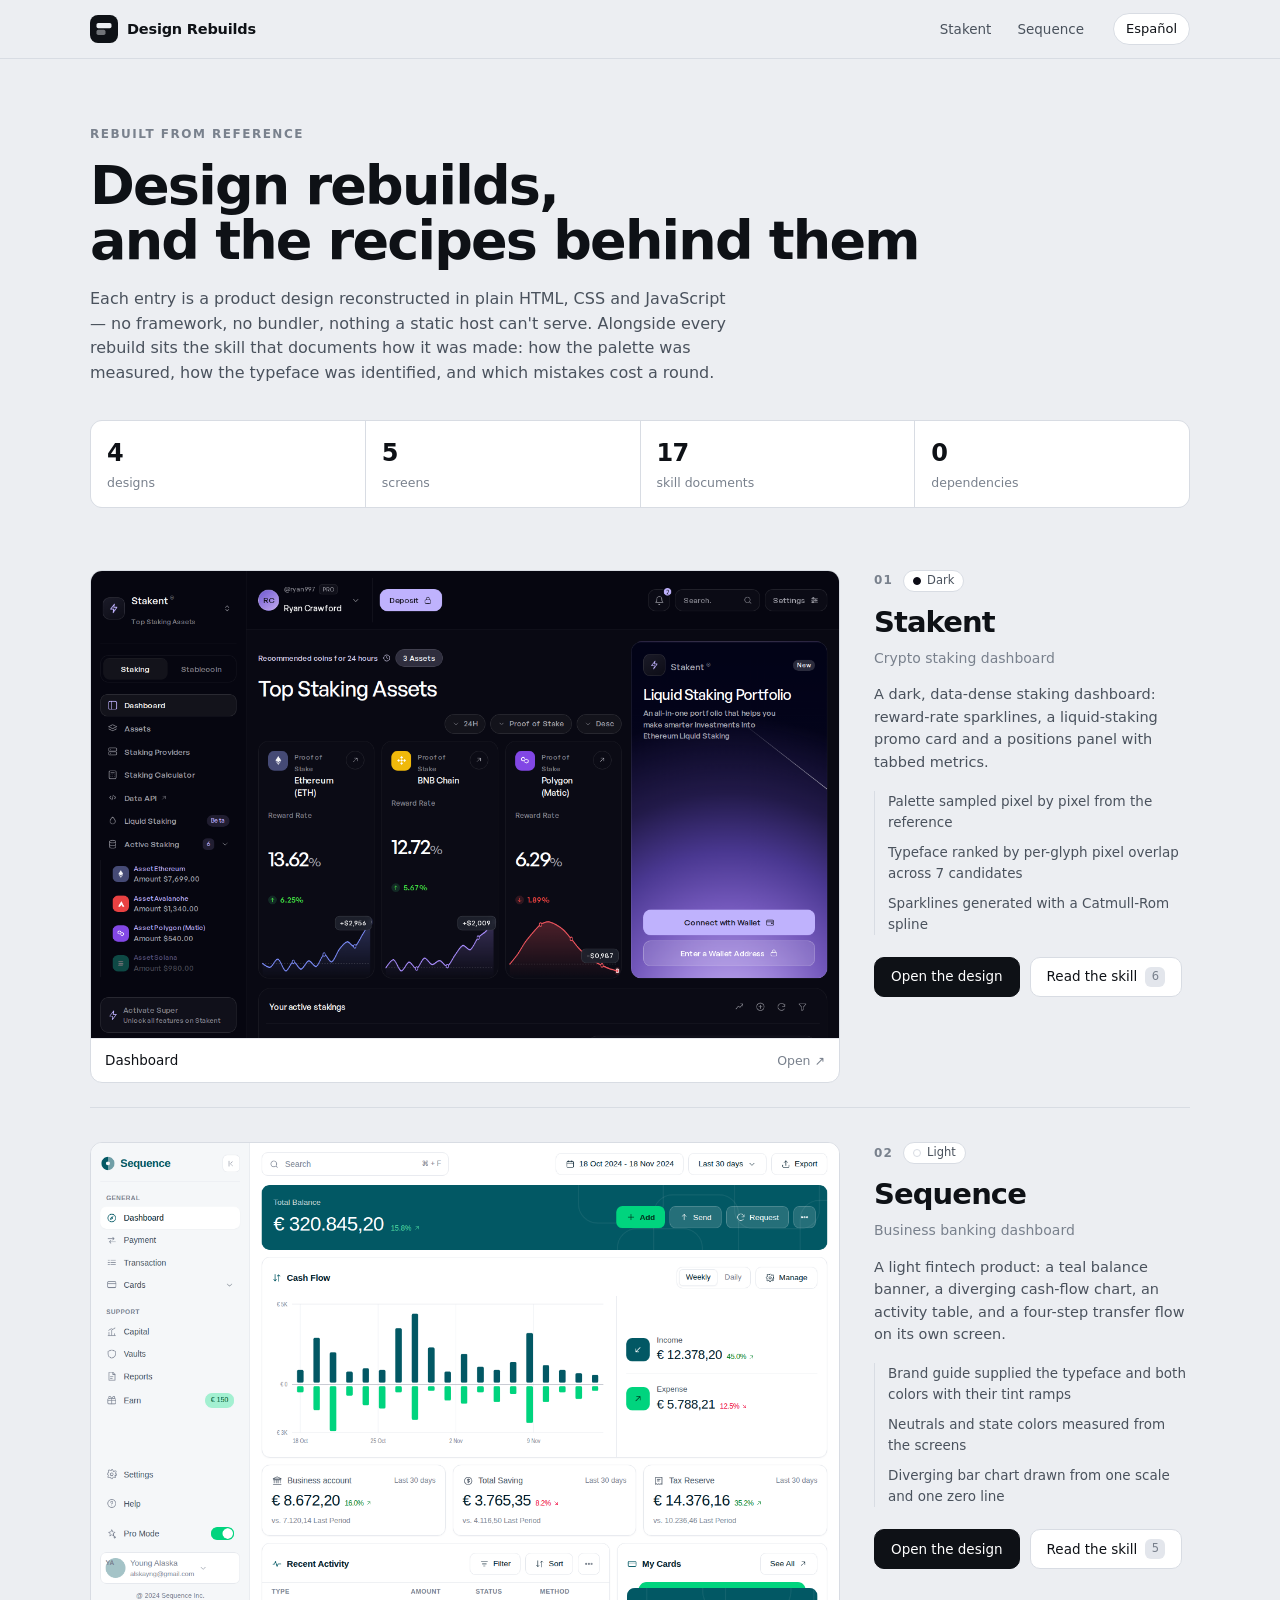
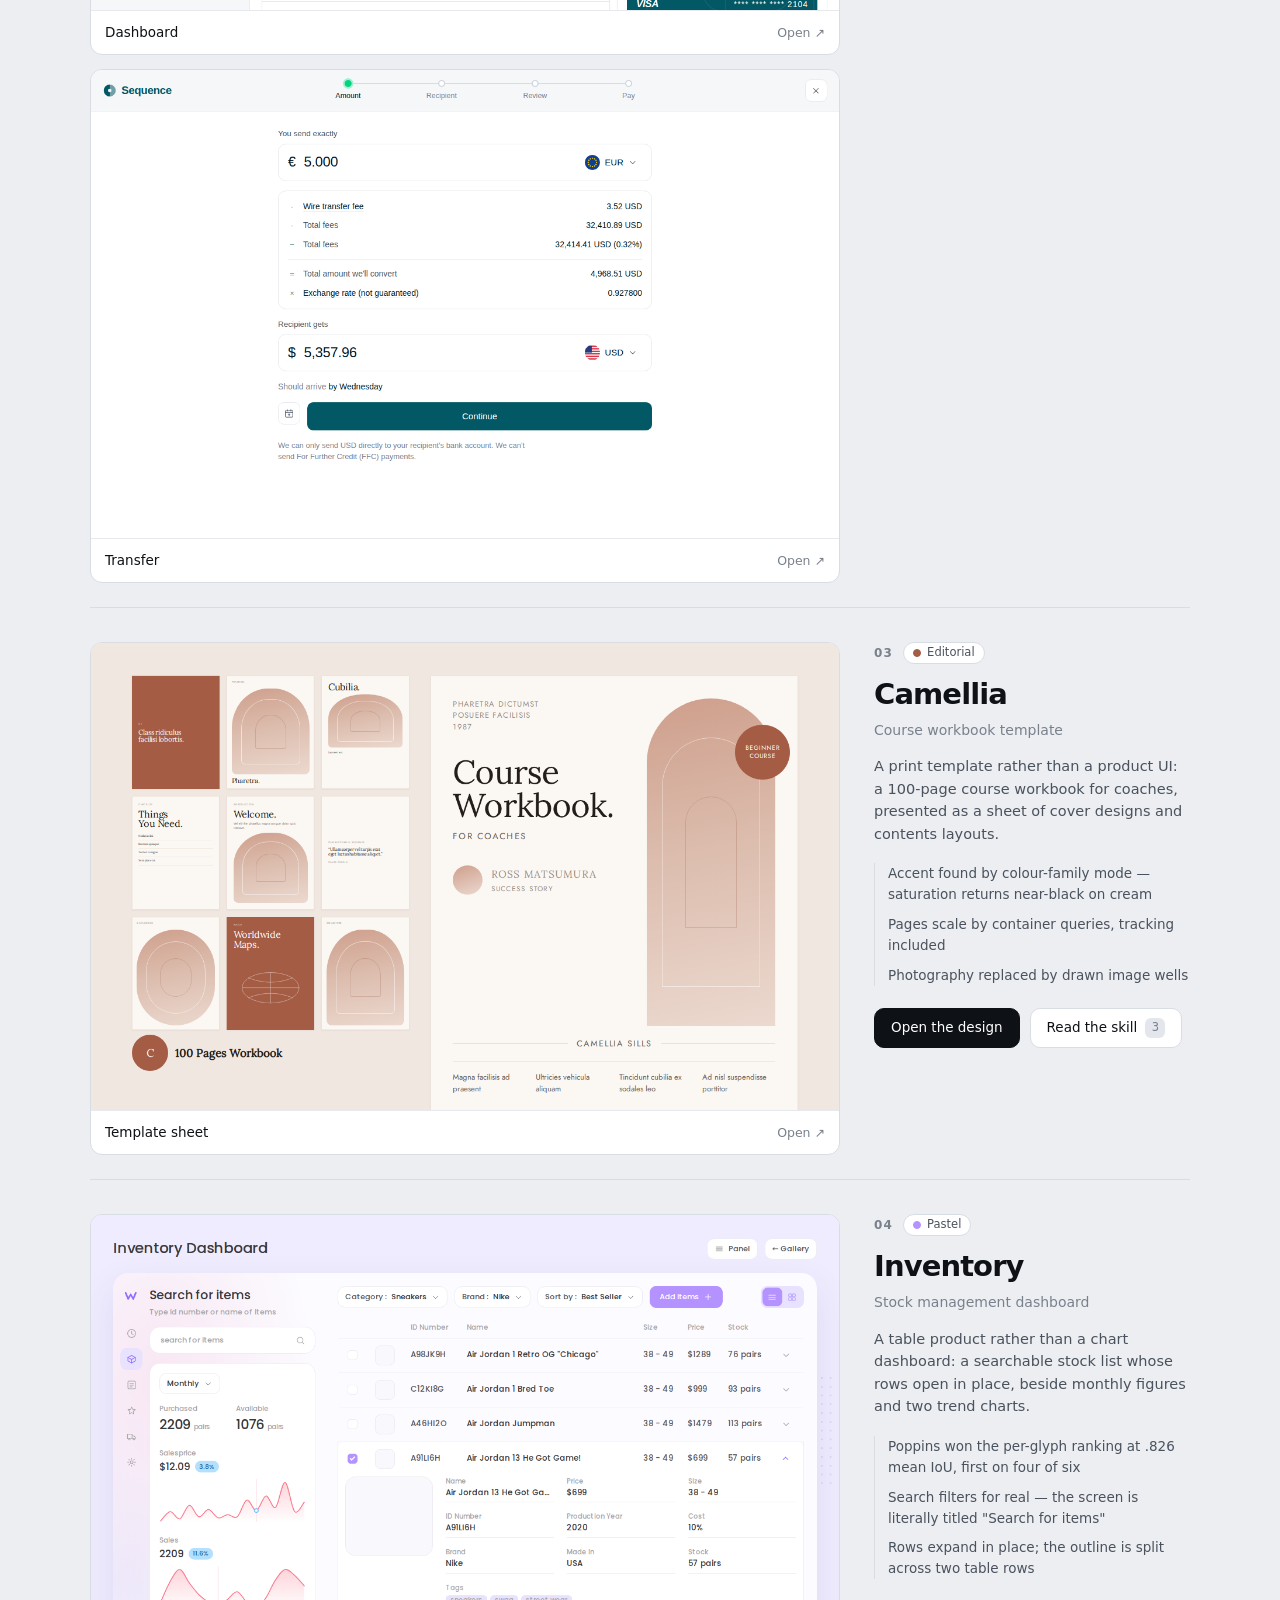
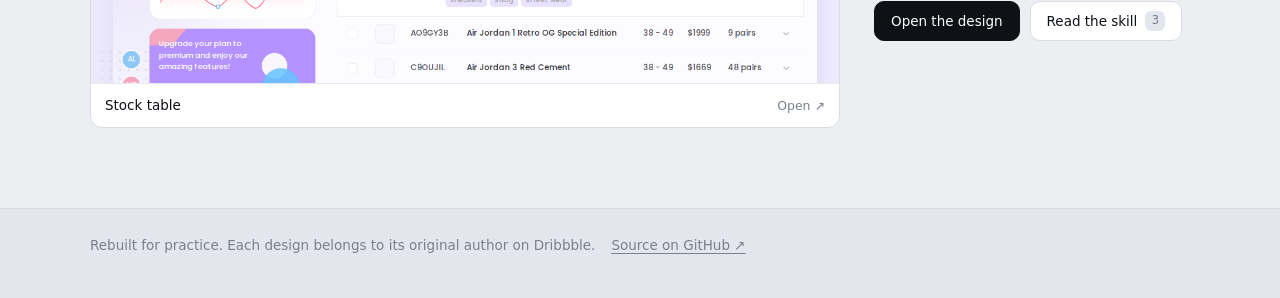
<file: index.html>
<!doctype html>
<html lang="en">
  <head>
    <meta charset="utf-8" />
    <meta name="viewport" content="width=device-width, initial-scale=1, viewport-fit=cover" />
    <title>Design Rebuilds</title>
    <meta
      name="description"
      content="Product designs rebuilt in plain HTML, CSS and JavaScript — each one with the skill that documents how it was made."
    />
    <meta name="theme-color" content="#eceef2" />
    <link rel="icon" href="./assets/previews/favicon.svg" type="image/svg+xml" />
    <link rel="stylesheet" href="./assets/gallery/gallery.css" />
  </head>

  <body>
    <header class="topbar">
      <div class="wrap topbar__inner">
        <a class="wordmark" href="#top">
          <span class="wordmark__mark" aria-hidden="true">
            <svg viewBox="0 0 24 24" width="18" height="18" fill="currentColor">
              <rect x="2" y="4" width="20" height="7" rx="2.4" />
              <rect x="2" y="13" width="12" height="7" rx="2.4" opacity=".45" />
            </svg>
          </span>
          Design Rebuilds
        </a>
        <nav class="topbar__nav" aria-label="Designs">
          <a href="#stakent">Stakent</a>
          <a href="#sequence">Sequence</a>
        </nav>
        <button type="button" class="lang" id="lang">Español</button>
      </div>
    </header>

    <main id="top">
      <section class="masthead">
        <div class="wrap">
          <p class="eyebrow" id="eyebrow"></p>
          <h1 id="title"></h1>
          <p class="intro" id="intro"></p>
          <div class="stats" id="stats"></div>
        </div>
      </section>

      <div class="wrap">
        <div class="entries" id="entries"></div>
      </div>
    </main>

    <footer class="foot">
      <div class="wrap foot__inner">
        <span id="footer-note"></span>
        <a href="https://github.com/Oscarsp15/Web-f" rel="noreferrer" id="source"></a>
      </div>
    </footer>

    <dialog class="viewer" id="viewer" aria-labelledby="viewer-title">
      <div class="viewer__head">
        <div class="viewer__id">
          <h2 id="viewer-title">Skill</h2>
          <code id="viewer-path"></code>
        </div>
        <button type="button" class="viewer__close" id="viewer-close" aria-label="Close">
          <svg viewBox="0 0 24 24" width="17" height="17" fill="none" stroke="currentColor"
               stroke-width="1.8" stroke-linecap="round" aria-hidden="true">
            <path d="m6.5 6.5 11 11m0-11-11 11" />
          </svg>
        </button>
      </div>
      <div class="viewer__tabs" id="viewer-tabs" role="tablist" aria-label="Skill documents"></div>
      <div class="viewer__body" id="viewer-body"></div>
      <p class="viewer__note" id="viewer-note"></p>
    </dialog>

    <script type="module" src="./assets/gallery/gallery.js"></script>
  </body>
</html>
</file>
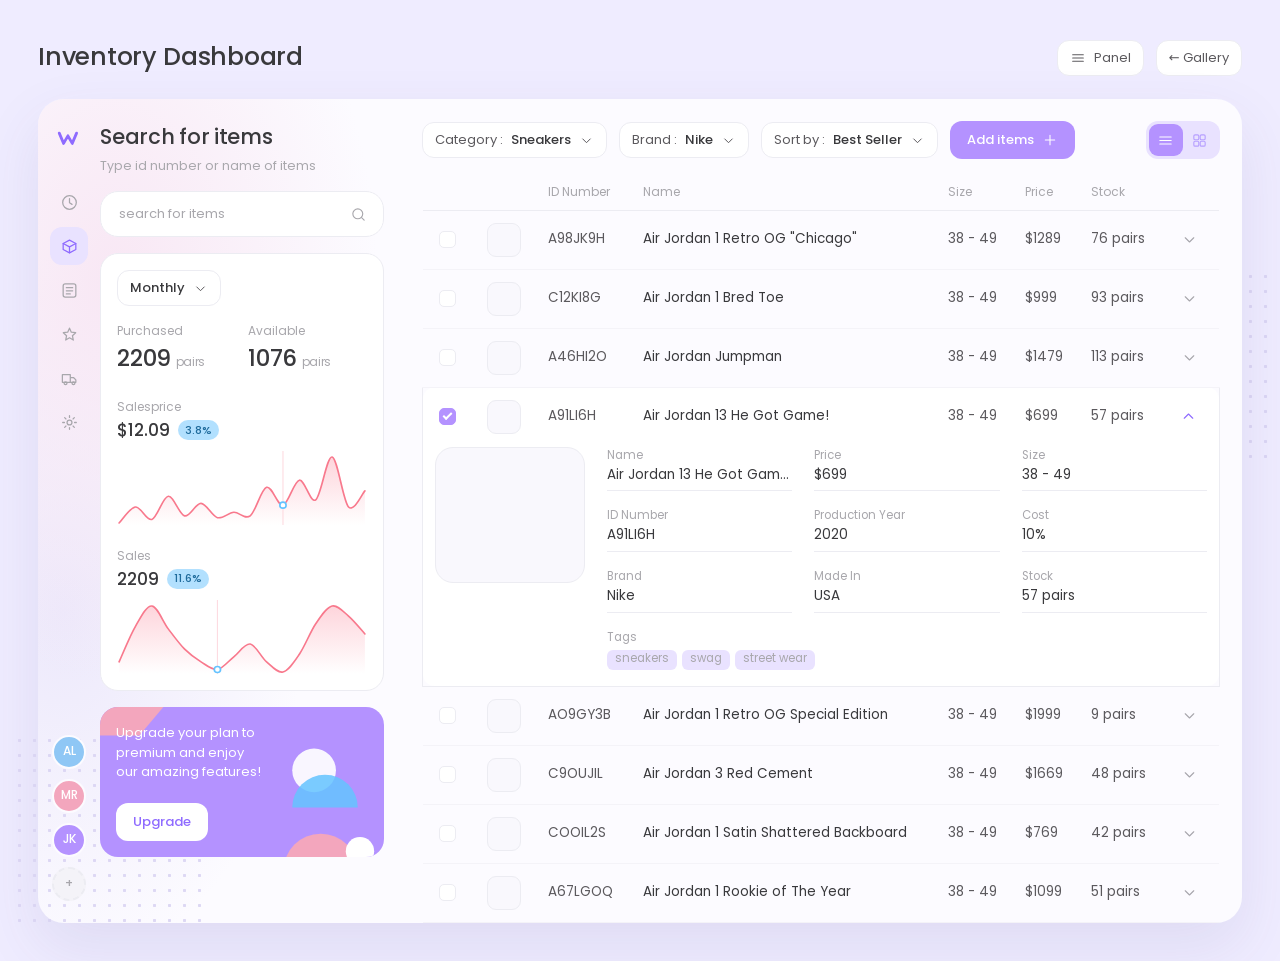
<file: designs/inventory/index.html>
<!doctype html>
<html lang="en">
  <head>
    <meta charset="utf-8" />
    <meta name="viewport" content="width=device-width, initial-scale=1, viewport-fit=cover" />
    <title>Inventory Dashboard</title>
    <meta
      name="description"
      content="An inventory management dashboard: searchable stock table with expandable item detail, monthly figures and sales trend."
    />
    <meta name="theme-color" content="#efecff" />
    <link rel="icon" href="./assets/img/favicon.svg" type="image/svg+xml" />

    <!-- Poppins won the per-glyph ranking against the reference: .826 mean IoU
         over a e o y D b, first on four of six, ahead of Outfit at .801. -->
    <link rel="preconnect" href="https://fonts.googleapis.com" />
    <link rel="preconnect" href="https://fonts.gstatic.com" crossorigin />
    <link
      rel="stylesheet"
      href="https://fonts.googleapis.com/css2?family=Poppins:wght@300;400;500;600&display=swap"
    />

    <link rel="stylesheet" href="./assets/css/tokens.css" />
    <link rel="stylesheet" href="./assets/css/layout.css" />
    <link rel="stylesheet" href="./assets/css/components.css" />
  </head>

  <body>
    <div class="stage">
      <header class="stage__head">
        <h1>Inventory Dashboard</h1>
        <div class="stage__tools">
          <button type="button" class="select" id="side-toggle">
            <span data-icon="menu" data-icon-size="16"></span> Panel
          </button>
          <a class="select" href="../../">← Gallery</a>
        </div>
      </header>

      <div class="app">
        <aside class="rail" aria-label="Sections">
          <span class="rail__logo" data-icon="logo" data-icon-size="26"></span>
          <nav id="rail-nav" aria-label="Main"
               style="display:flex;flex-direction:column;gap:6px"></nav>
          <div class="rail__foot" id="rail-team"></div>
        </aside>

        <section class="side" id="side" aria-label="Search and figures"></section>

        <section class="main" aria-label="Items">
          <div class="main__toolbar toolbar-strip" id="toolbar"></div>
          <div class="main__scroll" id="table-host"></div>
        </section>
      </div>
    </div>

    <script type="module" src="./assets/js/app.js"></script>
  </body>
</html>
</file>
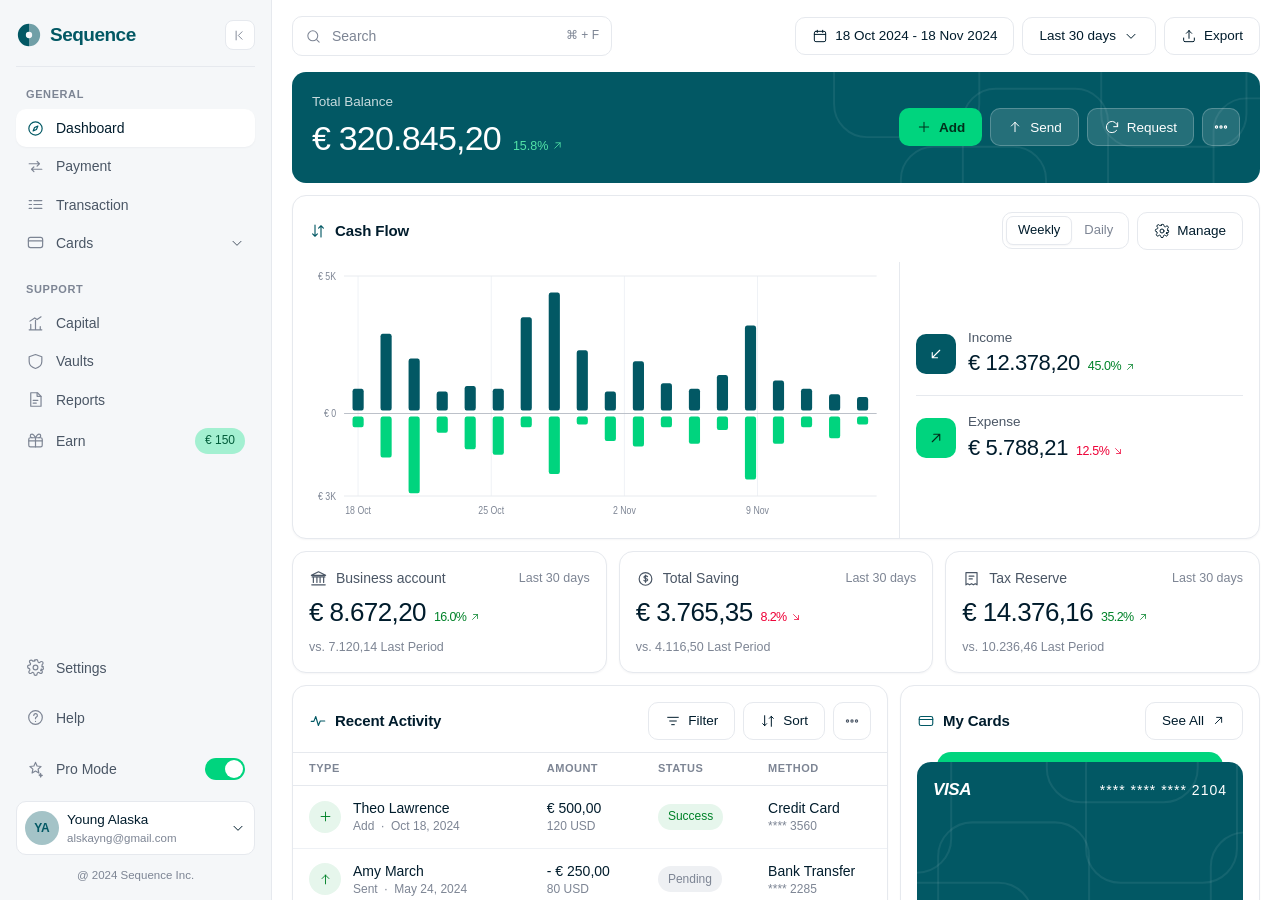
<file: designs/sequence/index.html>
<!doctype html>
<html lang="en">
  <head>
    <meta charset="utf-8" />
    <meta name="viewport" content="width=device-width, initial-scale=1, viewport-fit=cover" />
    <title>Sequence Banking Dashboard</title>
    <meta
      name="description"
      content="Sequence — a business banking dashboard: balance, cash flow, accounts and recent activity."
    />
    <meta name="theme-color" content="#025864" />
    <link rel="icon" href="./assets/img/favicon.svg" type="image/svg+xml" />

    <!-- The brand guide specifies Helvetica. Apple devices have it; everyone
         else falls to Arimo, metrically compatible with Arial and so with
         Helvetica, which keeps the layout identical across platforms. -->
    <link rel="preconnect" href="https://fonts.googleapis.com" />
    <link rel="preconnect" href="https://fonts.gstatic.com" crossorigin />
    <link
      rel="stylesheet"
      href="https://fonts.googleapis.com/css2?family=Arimo:wght@400;500;600;700&display=swap"
    />

    <link rel="stylesheet" href="./assets/css/tokens.css" />
    <link rel="stylesheet" href="./assets/css/layout.css" />
    <link rel="stylesheet" href="./assets/css/components.css" />
  </head>

  <body>
    <div class="app">
      <div class="scrim" aria-hidden="true"></div>

      <!-- ============================== rail ============================== -->
      <aside class="rail" aria-label="Sidebar">
        <div class="brand">
          <span class="brand__mark" aria-hidden="true">
            <svg viewBox="0 0 28 28" width="26" height="26" fill="currentColor">
              <path d="M14 2a12 12 0 0 0 0 24V17.4a3.4 3.4 0 0 1 0-6.8V2Z" />
              <path d="M14 2a12 12 0 0 1 0 24v-8.6a3.4 3.4 0 0 0 0-6.8V2Z" opacity=".55" />
            </svg>
          </span>
          <span class="brand__name">Sequence</span>
          <button type="button" class="brand__collapse" aria-label="Collapse sidebar">
            <span data-icon="collapse" data-icon-size="15"></span>
          </button>
        </div>

        <nav class="rail__groups" id="rail-nav" aria-label="Main"></nav>

        <div class="rail__foot">
          <button type="button" class="rail__item">
            <span class="rail__icon" data-icon="settings" data-icon-size="19"></span>
            <span class="grow">Settings</span>
          </button>
          <button type="button" class="rail__item">
            <span class="rail__icon" data-icon="help" data-icon-size="19"></span>
            <span class="grow">Help</span>
          </button>
          <button type="button" class="rail__item" id="pro-mode" aria-pressed="true">
            <span class="rail__icon" data-icon="pro" data-icon-size="19"></span>
            <span class="grow">Pro Mode</span>
            <span class="toggle" aria-hidden="true"></span>
          </button>
          <button type="button" class="user-chip" id="user-chip"></button>
          <p class="rail__copyright">@ 2024 Sequence Inc.</p>
        </div>
      </aside>

      <!-- ============================== main ============================== -->
      <div class="main">
        <header class="topbar">
          <button type="button" class="menu-btn" id="menu-btn" aria-label="Open navigation">
            <span data-icon="menu" data-icon-size="18"></span>
          </button>

          <div class="search">
            <span data-icon="search" data-icon-size="17"></span>
            <label class="visually-hidden" for="q">Search</label>
            <input id="q" type="search" placeholder="Search" autocomplete="off" />
            <kbd>⌘ + F</kbd>
          </div>

          <div class="topbar__right">
            <button type="button" class="btn btn--quiet">
              <span data-icon="calendar" data-icon-size="16"></span>
              18 Oct 2024 - 18 Nov 2024
            </button>
            <button type="button" class="btn btn--quiet">
              Last 30 days <span data-icon="chevronDown" data-icon-size="16"></span>
            </button>
            <button type="button" class="btn btn--quiet">
              <span data-icon="export" data-icon-size="16"></span> Export
            </button>
          </div>
        </header>

        <main class="content">
          <section class="banner" id="banner" aria-label="Total balance"></section>

          <section class="card" aria-labelledby="flow-title">
            <div class="card__head">
              <span data-icon="swap" data-icon-size="18" style="color: var(--teal)"></span>
              <h2 id="flow-title">Cash Flow</h2>
              <div class="spacer"></div>
              <div class="seg" id="flow-seg" role="group" aria-label="Chart period">
                <button type="button" aria-pressed="true">Weekly</button>
                <button type="button" aria-pressed="false">Daily</button>
              </div>
              <button type="button" class="btn btn--quiet">
                <span data-icon="settings" data-icon-size="16"></span> Manage
              </button>
            </div>
            <div class="flow">
              <div class="flow__chart"><svg class="chart" id="cashflow"></svg></div>
              <div class="flow__totals" id="flow-totals"></div>
            </div>
          </section>

          <section class="stat-row" id="stat-row" aria-label="Accounts"></section>

          <div class="bottom-row">
            <section class="card" aria-labelledby="activity-title">
              <div class="card__head">
                <span data-icon="pulse" data-icon-size="18" style="color: var(--teal)"></span>
                <h2 id="activity-title">Recent Activity</h2>
                <div class="spacer"></div>
                <button type="button" class="btn btn--quiet">
                  <span data-icon="filter" data-icon-size="16"></span> Filter
                </button>
                <button type="button" class="btn btn--quiet">
                  <span data-icon="sort" data-icon-size="16"></span> Sort
                </button>
                <button type="button" class="icon-btn" aria-label="More">
                  <span data-icon="more" data-icon-size="18"></span>
                </button>
              </div>
              <div class="table-wrap">
                <table class="table">
                  <thead>
                    <tr>
                      <th scope="col">TYPE</th>
                      <th scope="col">AMOUNT</th>
                      <th scope="col">STATUS</th>
                      <th scope="col">METHOD</th>
                    </tr>
                  </thead>
                  <tbody id="activity-rows"></tbody>
                </table>
              </div>
            </section>

            <section class="card" aria-labelledby="cards-title">
              <div class="card__head">
                <span data-icon="cardSm" data-icon-size="18" style="color: var(--teal)"></span>
                <h2 id="cards-title">My Cards</h2>
                <div class="spacer"></div>
                <a class="btn btn--quiet" href="./send.html">
                  See All <span data-icon="arrowUpRight" data-icon-size="15"></span>
                </a>
              </div>
              <div id="pay-card"></div>
            </section>
          </div>
        </main>
      </div>
    </div>

    <script type="module" src="./assets/js/app.js"></script>
  </body>
</html>
</file>
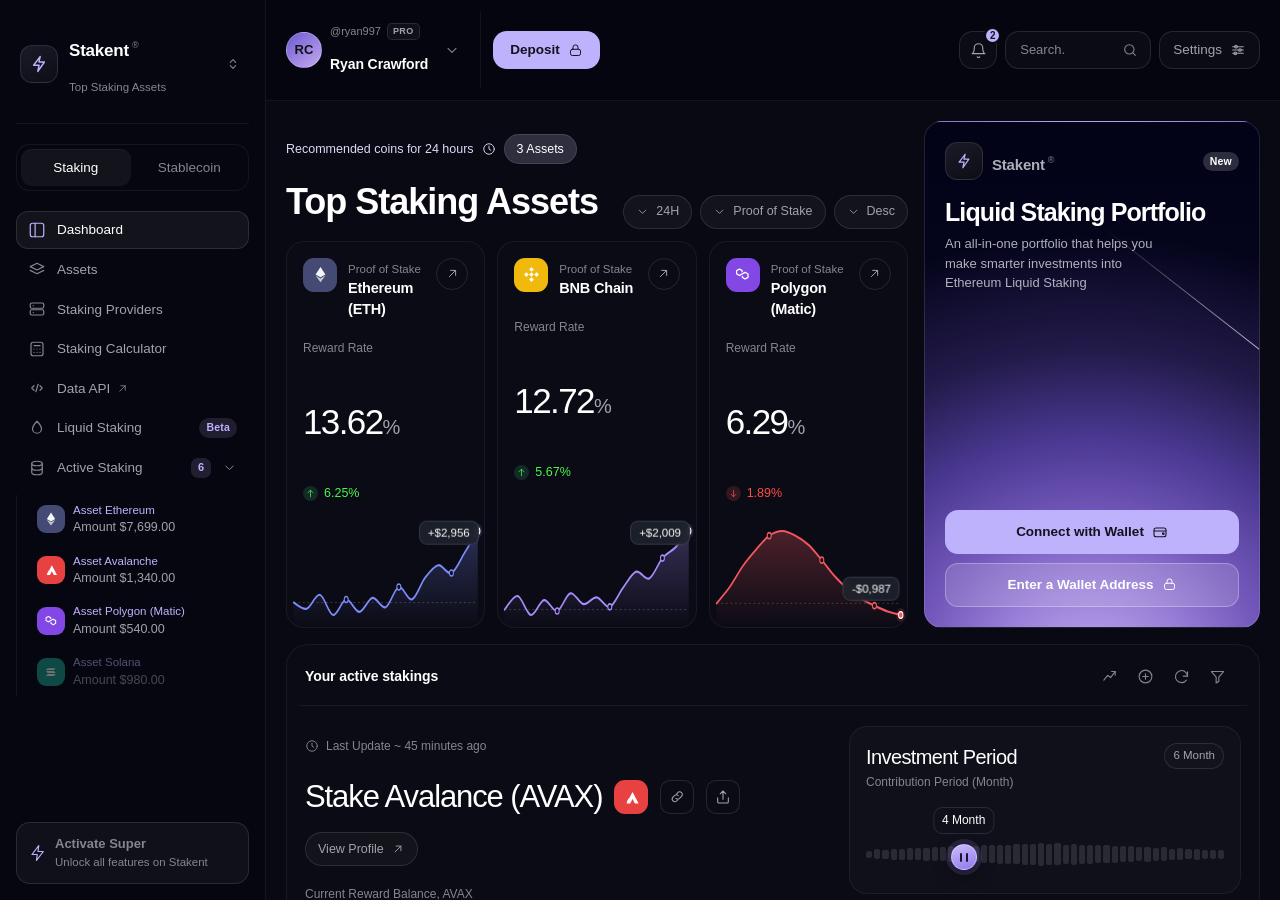
<file: designs/stakent/index.html>
<!doctype html>
<html lang="en">
  <head>
    <meta charset="utf-8" />
    <meta name="viewport" content="width=device-width, initial-scale=1, viewport-fit=cover" />
    <title>Stakent Staking Dashboard</title>
    <meta
      name="description"
      content="Stakent — a liquid staking dashboard: top staking assets, reward rates and active positions."
    />
    <meta name="theme-color" content="#060610" />
    <link rel="icon" href="./assets/img/favicon.svg" type="image/svg+xml" />

    <link rel="preconnect" href="https://api.fontshare.com" />
    <link rel="preconnect" href="https://cdn.fontshare.com" crossorigin />
    <link
      rel="stylesheet"
      href="https://api.fontshare.com/v2/css?f%5B%5D=general-sans@400,500,600,700&display=swap"
    />

    <link rel="stylesheet" href="./assets/css/tokens.css" />
    <link rel="stylesheet" href="./assets/css/layout.css" />
    <link rel="stylesheet" href="./assets/css/components.css" />
  </head>

  <body>
    <div class="app">
      <div class="scrim" aria-hidden="true"></div>

      <!-- ============================ sidebar ============================ -->
      <aside class="sidebar" aria-label="Sidebar">
        <div class="brand">
          <span class="brand__mark" data-icon="logo" data-icon-size="20"></span>
          <div>
            <p class="brand__name">Stakent<sup>®</sup></p>
            <p class="brand__sub">Top Staking Assets</p>
          </div>
          <button type="button" class="brand__switch" aria-label="Switch workspace">
            <span data-icon="chevronUpDown" data-icon-size="16"></span>
          </button>
        </div>

        <div class="segmented" role="group" aria-label="Portfolio type">
          <button type="button" aria-pressed="true">Staking</button>
          <button type="button" aria-pressed="false">Stablecoin</button>
        </div>

        <nav class="sidebar__nav" id="sidebar-nav" aria-label="Main"></nav>

        <div class="sidebar__foot">
          <button type="button" class="promo-super">
            <span data-icon="bolt" data-icon-size="18"></span>
            <span>
              <b>Activate Super</b>
              <span>Unlock all features on Stakent</span>
            </span>
          </button>
        </div>
      </aside>

      <!-- ============================= main ============================== -->
      <div class="main">
        <header class="topbar">
          <button type="button" class="menu-btn" id="menu-btn" aria-label="Open navigation">
            <span data-icon="menu" data-icon-size="18"></span>
          </button>

          <div class="user">
            <span class="user__avatar" aria-hidden="true">RC</span>
            <div>
              <p class="user__handle">@ryan997 <span class="user__pro">PRO</span></p>
              <p class="user__name">Ryan Crawford</p>
            </div>
            <button type="button" class="icon-btn icon-btn--bare" aria-label="Account menu">
              <span data-icon="chevronDown" data-icon-size="16"></span>
            </button>
          </div>

          <button type="button" class="btn btn--primary">
            Deposit <span data-icon="lock" data-icon-size="15"></span>
          </button>

          <div class="topbar__right">
            <button type="button" class="icon-btn" aria-label="Notifications, 2 unread">
              <span data-icon="bell" data-icon-size="17"></span>
              <span class="badge num" aria-hidden="true">2</span>
            </button>

            <div class="search">
              <label class="visually-hidden" for="q">Search assets</label>
              <input id="q" type="search" placeholder="Search." autocomplete="off" />
              <span data-icon="search" data-icon-size="16"></span>
            </div>

            <button type="button" class="pill-btn">
              Settings <span data-icon="settings" data-icon-size="16"></span>
            </button>
          </div>
        </header>

        <main class="content">
          <!-- ------------------------- overview ------------------------- -->
          <section class="overview" aria-labelledby="overview-title">
            <div>
              <div class="section-head">
                <div>
                  <p class="eyebrow">
                    Recommended coins for 24 hours
                    <span data-icon="clock" data-icon-size="14"></span>
                    <span class="chip chip--solid">3 Assets</span>
                  </p>
                  <h1 class="title-xl" id="overview-title">Top Staking Assets</h1>
                </div>

                <div class="section-head__filters" id="asset-filters">
                  <button type="button" class="chip chip--button">
                    <span data-icon="chevronDown" data-icon-size="13"></span> 24H
                  </button>
                  <button type="button" class="chip chip--button">
                    <span data-icon="chevronDown" data-icon-size="13"></span> Proof of Stake
                  </button>
                  <button type="button" class="chip chip--button">
                    <span data-icon="chevronDown" data-icon-size="13"></span> Desc
                  </button>
                </div>
              </div>

              <div class="asset-grid" id="asset-grid"></div>
            </div>

            <aside class="promo" aria-labelledby="promo-title">
              <div class="promo__top">
                <span class="brand__mark" data-icon="logo" data-icon-size="18"></span>
                <p class="brand__name">Stakent<sup>®</sup></p>
                <span class="tag">New</span>
              </div>
              <div>
                <h2 id="promo-title">Liquid Staking Portfolio</h2>
                <p>
                  An all-in-one portfolio that helps you make smarter investments into Ethereum
                  Liquid Staking
                </p>
              </div>
              <div class="promo__actions">
                <button type="button" class="btn btn--primary">
                  Connect with Wallet <span data-icon="wallet" data-icon-size="16"></span>
                </button>
                <button type="button" class="btn btn--glass">
                  Enter a Wallet Address <span data-icon="lock" data-icon-size="15"></span>
                </button>
              </div>
            </aside>
          </section>

          <!-- ---------------------- active stakings --------------------- -->
          <section class="panel" aria-labelledby="stakings-title">
            <header class="panel__head">
              <h3 id="stakings-title">Your active stakings</h3>
              <div class="panel__tools">
                <button type="button" class="icon-btn--bare" aria-label="Performance chart">
                  <span data-icon="chart" data-icon-size="17"></span>
                </button>
                <button type="button" class="icon-btn--bare" aria-label="Add a staking">
                  <span data-icon="plus" data-icon-size="17"></span>
                </button>
                <button type="button" class="icon-btn--bare" aria-label="Refresh">
                  <span data-icon="refresh" data-icon-size="17"></span>
                </button>
                <button type="button" class="icon-btn--bare" aria-label="Filter">
                  <span data-icon="filter" data-icon-size="17"></span>
                </button>
              </div>
            </header>

            <div class="staking__body">
              <div id="stake-summary"></div>

              <div class="period">
                <div class="period__head">
                  <div>
                    <h4>Investment Period</h4>
                    <p class="period__sub">Contribution Period (Month)</p>
                  </div>
                  <span class="chip chip--sm" id="period-plan"></span>
                </div>

                <div class="slider" id="period-slider">
                  <span class="slider__bubble"></span>
                  <div class="slider__ruler" aria-hidden="true"></div>
                  <input
                    id="period-months"
                    type="range"
                    step="1"
                    aria-label="Contribution period in months"
                  />
                  <span class="slider__knob"></span>
                </div>
              </div>
            </div>

            <div class="tabs" id="stat-tabs" role="tablist" aria-label="Staking metrics"></div>

            <div class="stat-grid" id="stat-grid" role="tabpanel" aria-labelledby="tab-momentum"></div>
          </section>
        </main>
      </div>
    </div>

    <script type="module" src="./assets/js/app.js"></script>
  </body>
</html>
</file>
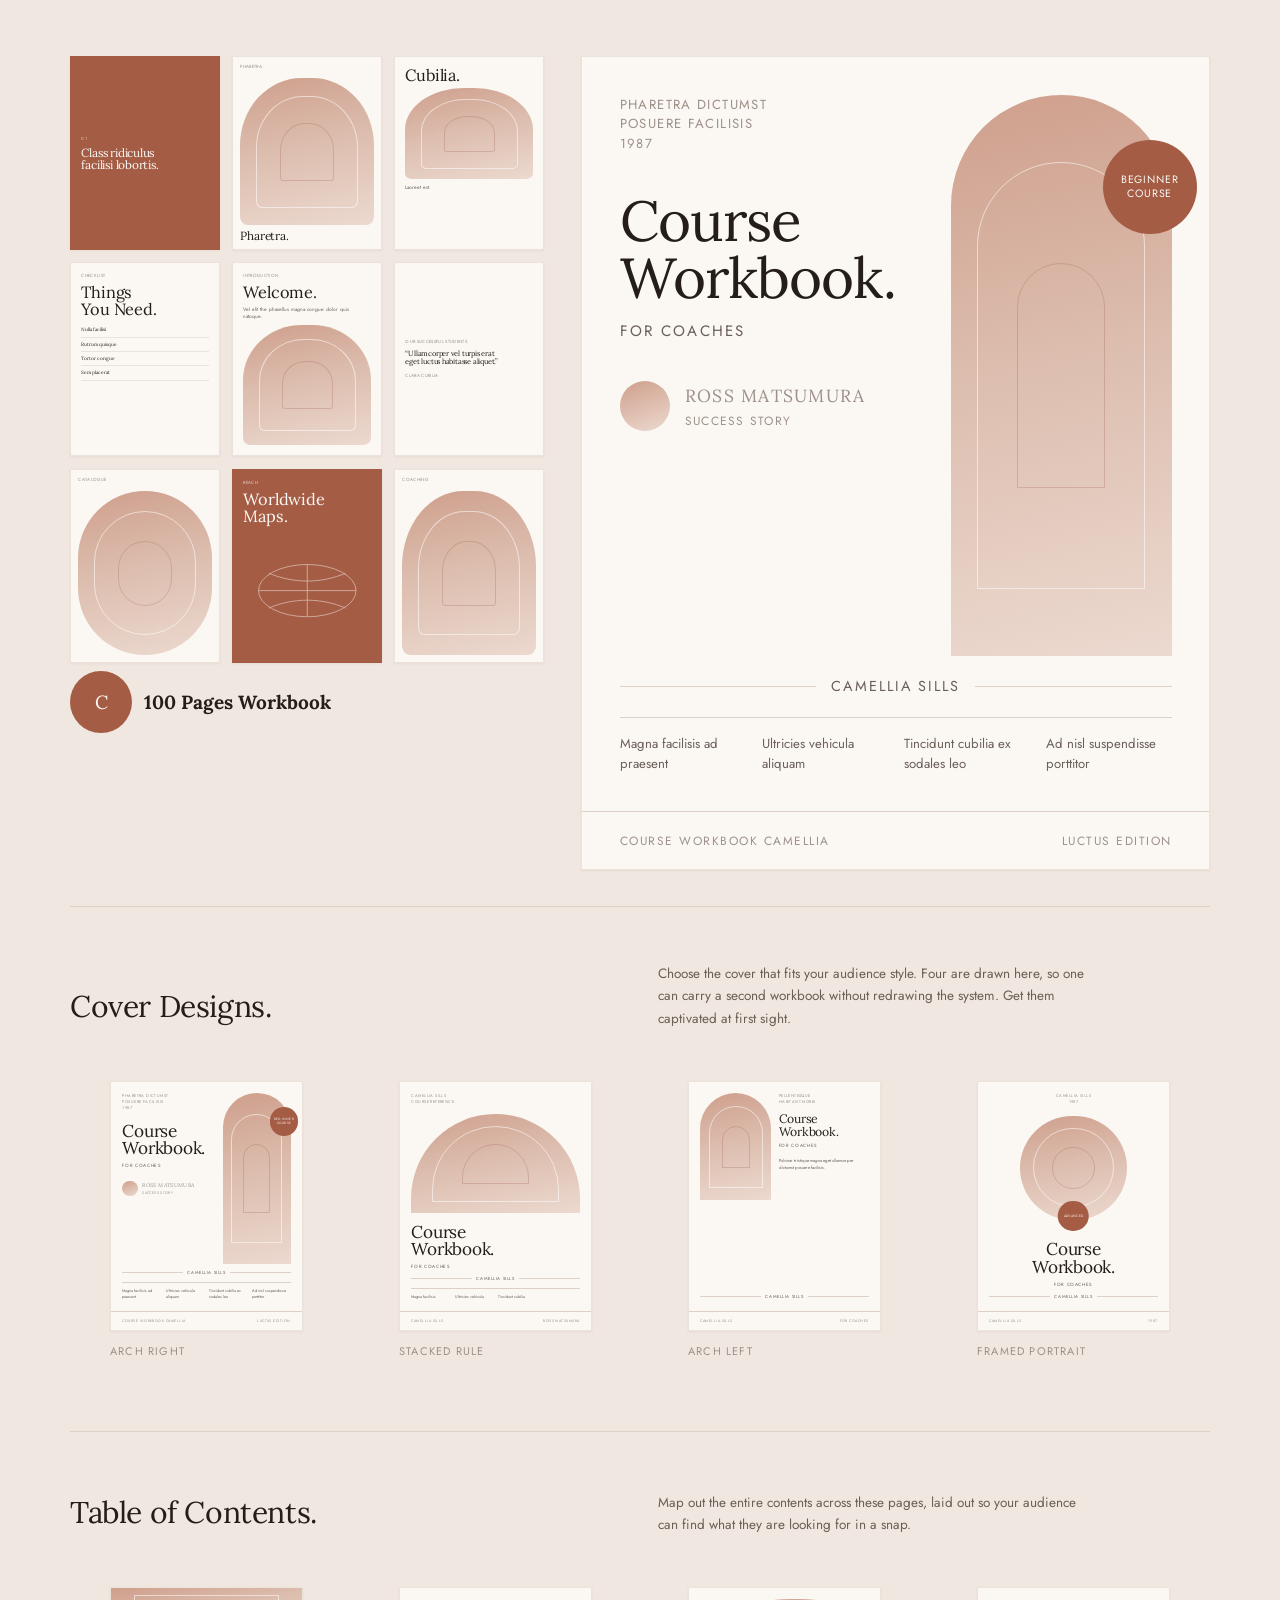
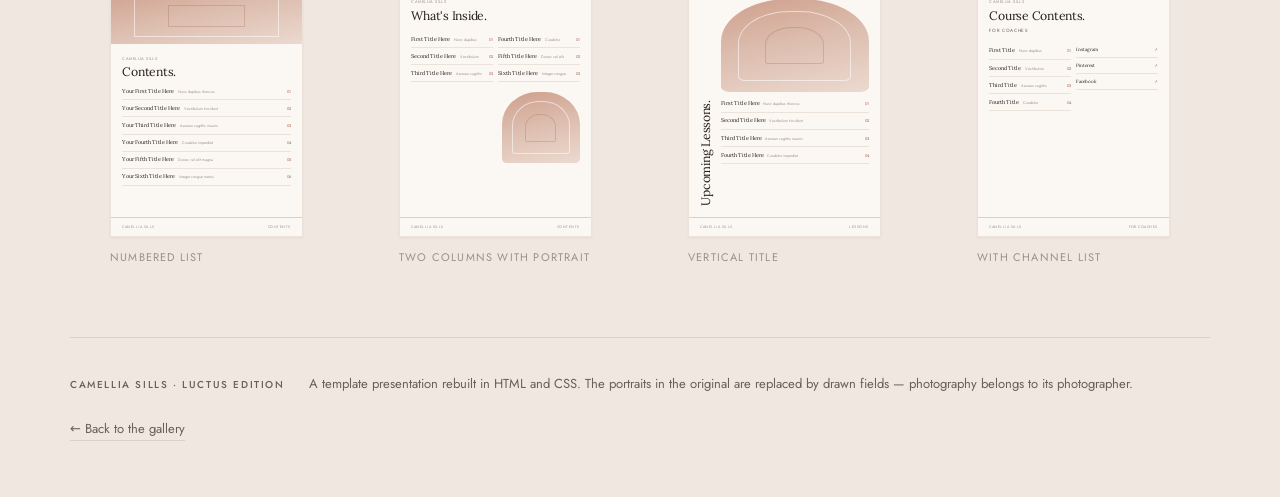
<file: designs/workbook/index.html>
<!doctype html>
<html lang="en">
  <head>
    <meta charset="utf-8" />
    <meta name="viewport" content="width=device-width, initial-scale=1, viewport-fit=cover" />
    <title>Camellia Course Workbook</title>
    <meta
      name="description"
      content="Camellia — a 100-page course workbook template for coaches: cover designs, contents layouts and editorial page system."
    />
    <meta name="theme-color" content="#f0e7e0" />
    <link rel="icon" href="./assets/img/favicon.svg" type="image/svg+xml" />

    <!-- Lora for display: the reference heading has low stroke contrast and
         sturdy bracketed serifs. Jost for the letterspaced uppercase labels. -->
    <link rel="preconnect" href="https://fonts.googleapis.com" />
    <link rel="preconnect" href="https://fonts.gstatic.com" crossorigin />
    <link
      rel="stylesheet"
      href="https://fonts.googleapis.com/css2?family=Lora:wght@400;500&family=Jost:wght@300;400;500&display=swap"
    />

    <link rel="stylesheet" href="./assets/css/tokens.css" />
    <link rel="stylesheet" href="./assets/css/layout.css" />
    <link rel="stylesheet" href="./assets/css/components.css" />
  </head>

  <body>
    <main class="sheet">
      <!-- ============================== hero ============================== -->
      <section class="hero" aria-label="Workbook overview">
        <div>
          <div class="wall" id="wall"></div>
          <div class="hero__brand">
            <span class="lockup__seal">C</span>
            <p class="serif" id="kicker" style="font-size: 19px"></p>
          </div>
        </div>
        <div id="hero-cover"></div>
      </section>

      <!-- ============================ covers ============================== -->
      <section class="band" aria-labelledby="covers-title">
        <div class="band__head" id="covers-head"></div>
        <div class="page-row" id="covers"></div>
      </section>

      <!-- =========================== contents ============================= -->
      <section class="band" aria-labelledby="contents-title">
        <div class="band__head" id="contents-head"></div>
        <div class="page-row" id="contents-row"></div>
      </section>

      <footer class="colophon">
        <span class="label">Camellia Sills · Luctus Edition</span>
        <span
          >A template presentation rebuilt in HTML and CSS. The portraits in the
          original are replaced by drawn fields — photography belongs to its
          photographer.</span
        >
        <a href="../../">← Back to the gallery</a>
      </footer>
    </main>

    <script type="module" src="./assets/js/app.js"></script>
  </body>
</html>
</file>
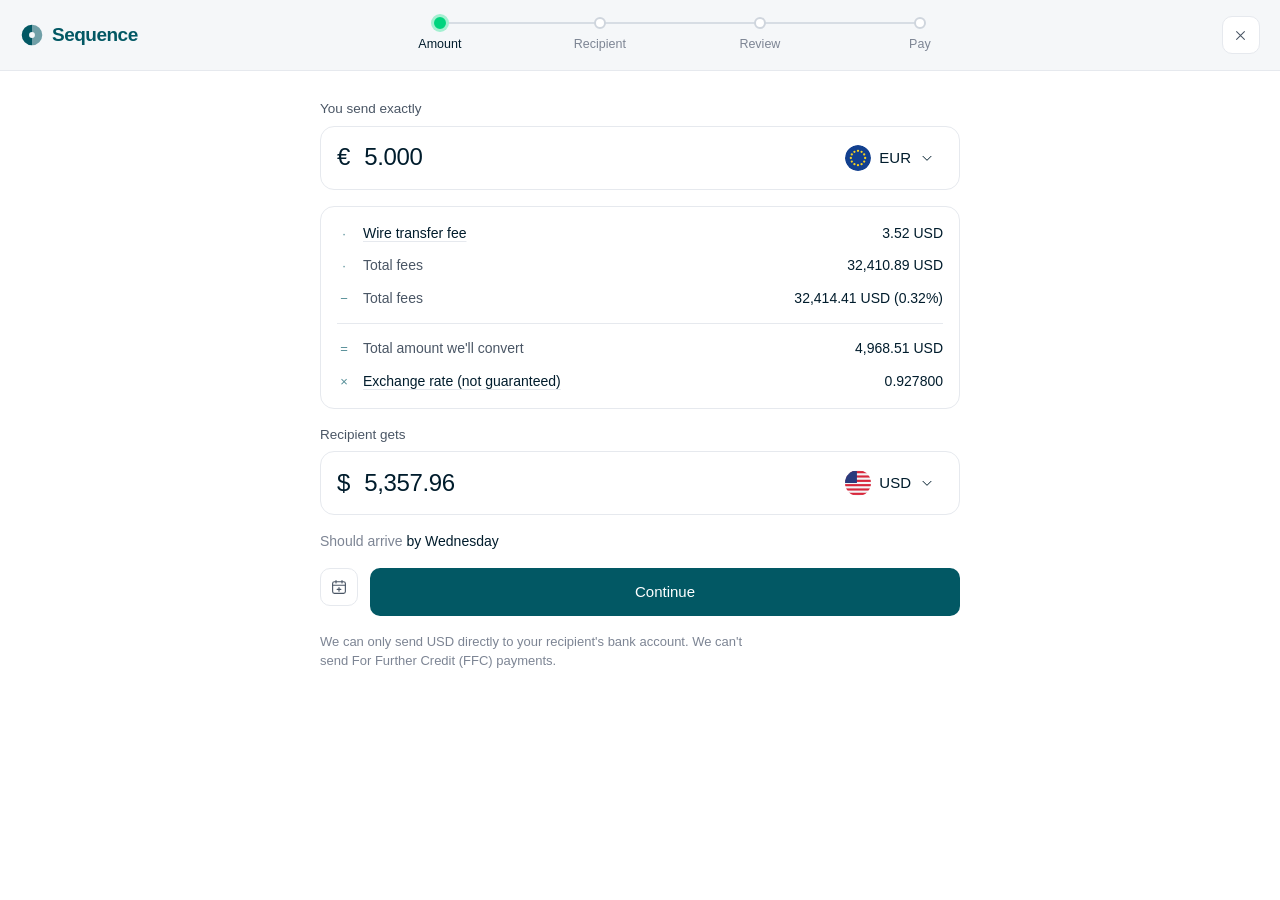
<file: designs/sequence/send.html>
<!doctype html>
<html lang="en">
  <head>
    <meta charset="utf-8" />
    <meta name="viewport" content="width=device-width, initial-scale=1, viewport-fit=cover" />
    <title>Sequence Transfer</title>
    <meta
      name="description"
      content="Sequence — send money abroad: amount, fees and exchange rate before you confirm."
    />
    <meta name="theme-color" content="#f5f7f9" />
    <link rel="icon" href="./assets/img/favicon.svg" type="image/svg+xml" />

    <link rel="preconnect" href="https://fonts.googleapis.com" />
    <link rel="preconnect" href="https://fonts.gstatic.com" crossorigin />
    <link
      rel="stylesheet"
      href="https://fonts.googleapis.com/css2?family=Arimo:wght@400;500;600;700&display=swap"
    />

    <link rel="stylesheet" href="./assets/css/tokens.css" />
    <link rel="stylesheet" href="./assets/css/layout.css" />
    <link rel="stylesheet" href="./assets/css/components.css" />
  </head>

  <body>
    <div class="checkout">
      <header class="checkout__bar">
        <div class="brand">
          <span class="brand__mark" aria-hidden="true">
            <svg viewBox="0 0 28 28" width="24" height="24" fill="currentColor">
              <path d="M14 2a12 12 0 0 0 0 24V17.4a3.4 3.4 0 0 1 0-6.8V2Z" />
              <path d="M14 2a12 12 0 0 1 0 24v-8.6a3.4 3.4 0 0 0 0-6.8V2Z" opacity=".55" />
            </svg>
          </span>
          <span class="brand__name">Sequence</span>
        </div>

        <div class="stepper" id="stepper" aria-label="Transfer steps"></div>

        <a class="icon-btn" href="./index.html" aria-label="Close and return to dashboard">
          <span data-icon="close" data-icon-size="17"></span>
        </a>
      </header>

      <main class="checkout__body">
        <div class="checkout__col">
          <div id="send-field"></div>
          <div class="breakdown" id="breakdown"></div>
          <div id="receive-field"></div>
          <p class="arrival" id="arrival"></p>

          <div class="checkout__actions">
            <button type="button" class="icon-btn" aria-label="Schedule this transfer">
              <span data-icon="calendarPlus" data-icon-size="18"></span>
            </button>
            <button type="button" class="btn btn--teal btn--block">Continue</button>
          </div>

          <p class="checkout__note" id="note"></p>
        </div>
      </main>
    </div>

    <script type="module" src="./assets/js/send.js"></script>
  </body>
</html>
</file>
<file: assets/gallery/gallery.css>
/* ==========================================================================
   gallery.css — the index that frames the rebuilt designs.

   Monochrome on purpose: the thumbnails carry all the color, so the frame
   steps back instead of competing with the work it displays. The structure
   does the design work — a fixed rail of sizes, a strict type scale, and one
   accent reserved for the active state.
   ========================================================================== */

:root {
  color-scheme: light;

  --paper: #eceef2;
  --paper-2: #e3e6ec;
  --card: #ffffff;
  --ink: #0e1116;
  --ink-2: #4a525d;
  --ink-3: #79818d;
  --line: #d8dce3;
  --line-2: #e7e9ee;
  --code: #f3f4f7;

  --ui: ui-sans-serif, system-ui, -apple-system, "Segoe UI", Roboto, Helvetica,
    Arial, sans-serif;
  --mono: ui-monospace, SFMono-Regular, "SF Mono", Menlo, Consolas, monospace;

  --rail: 13px;
}

*,
*::before,
*::after {
  box-sizing: border-box;
}

html {
  scroll-behavior: smooth;
  scroll-padding-top: 76px;
}

body {
  margin: 0;
  background: var(--paper);
  color: var(--ink);
  font-family: var(--ui);
  font-size: 15px;
  line-height: 1.55;
  -webkit-font-smoothing: antialiased;
}

h1,
h2,
h3 {
  margin: 0;
  text-wrap: balance;
}
p {
  margin: 0;
}
a {
  color: inherit;
  text-decoration: none;
}
button {
  font: inherit;
  color: inherit;
  background: none;
  border: 0;
  cursor: pointer;
}
img {
  max-width: 100%;
  display: block;
}
ul {
  margin: 0;
  padding: 0;
  list-style: none;
}

:focus-visible {
  outline: 2px solid var(--ink);
  outline-offset: 3px;
  border-radius: 4px;
}

@media (prefers-reduced-motion: reduce) {
  html {
    scroll-behavior: auto;
  }
  * {
    transition-duration: 0.001ms !important;
  }
}

.wrap {
  width: min(1140px, 100%);
  margin-inline: auto;
  padding-inline: 20px;
}

/* --- sticky top bar ------------------------------------------------------- */

.topbar {
  position: sticky;
  top: 0;
  z-index: 40;
  background: rgba(236, 238, 242, 0.88);
  backdrop-filter: blur(10px);
  border-bottom: 1px solid var(--line);
}
.topbar__inner {
  display: flex;
  align-items: center;
  gap: 18px;
  height: 58px;
}
.wordmark {
  display: inline-flex;
  align-items: center;
  gap: 9px;
  font-size: 14.5px;
  font-weight: 600;
  letter-spacing: -0.2px;
}
.wordmark__mark {
  display: grid;
  place-items: center;
  width: 28px;
  height: 28px;
  border-radius: 8px;
  background: var(--ink);
  color: var(--paper);
}
.topbar__nav {
  display: flex;
  gap: 4px;
  margin-left: auto;
}
.topbar__nav a {
  padding: 6px 11px;
  border-radius: 8px;
  font-size: 13.5px;
  color: var(--ink-2);
  transition: background 0.16s ease, color 0.16s ease;
}
.topbar__nav a:hover {
  background: var(--paper-2);
  color: var(--ink);
}
.lang {
  height: 32px;
  padding-inline: 12px;
  border-radius: 999px;
  border: 1px solid var(--line);
  background: var(--card);
  font-size: 13px;
  font-weight: 500;
  transition: background 0.16s ease;
}
.lang:hover {
  background: var(--paper-2);
}

/* --- masthead ------------------------------------------------------------- */

.masthead {
  padding-block: 66px 44px;
}
.eyebrow {
  font-size: 12px;
  font-weight: 600;
  letter-spacing: 1.5px;
  text-transform: uppercase;
  color: var(--ink-3);
}
.masthead h1 {
  margin-top: 14px;
  font-size: clamp(32px, 5.6vw, 54px);
  font-weight: 600;
  letter-spacing: -1.8px;
  line-height: 1.03;
}
.intro {
  margin-top: 18px;
  max-width: 64ch;
  font-size: 16px;
  color: var(--ink-2);
}

.stats {
  margin-top: 34px;
  display: grid;
  grid-template-columns: repeat(4, minmax(0, 1fr));
  gap: 1px;
  background: var(--line);
  border: 1px solid var(--line);
  border-radius: 12px;
  overflow: hidden;
}
.stat {
  background: var(--card);
  padding: 14px 16px;
}
.stat b {
  display: block;
  font-size: 24px;
  font-weight: 600;
  letter-spacing: -0.8px;
  font-variant-numeric: tabular-nums;
}
.stat span {
  display: block;
  margin-top: 1px;
  font-size: 12.5px;
  color: var(--ink-3);
}

/* --- entries -------------------------------------------------------------- */

.entries {
  padding-block: 18px 80px;
  display: flex;
  flex-direction: column;
  gap: 24px;
}

.entry {
  display: grid;
  grid-template-columns: minmax(0, 1fr) 316px;
  gap: 34px;
  align-items: start;
  padding-top: 34px;
  border-top: 1px solid var(--line);
}
.entry:first-child {
  border-top: 0;
  padding-top: 0;
}

.shots {
  display: flex;
  flex-direction: column;
  gap: 14px;
  min-width: 0;
}

.shot {
  display: block;
  border-radius: 12px;
  overflow: hidden;
  border: 1px solid var(--line);
  background: var(--card);
  transition: transform 0.2s ease, box-shadow 0.2s ease, border-color 0.2s ease;
}
.shot:hover {
  transform: translateY(-3px);
  border-color: var(--ink-3);
  box-shadow: 0 14px 32px rgba(14, 17, 22, 0.14);
}
.shot img {
  width: 100%;
  /* The width/height attributes on the <img> are kept (they reserve space and
     stop layout shift) but they also act as presentational hints, which make
     the height definite and cancel aspect-ratio. height:auto hands it back. */
  height: auto;
  aspect-ratio: 16 / 10;
  object-fit: cover;
  object-position: top center;
}
.shot__bar {
  display: flex;
  align-items: center;
  gap: 8px;
  padding: 11px 14px;
  border-top: 1px solid var(--line-2);
  font-size: 13.5px;
  font-weight: 500;
}
.shot__open {
  margin-left: auto;
  color: var(--ink-3);
  font-size: 12.5px;
  font-weight: 400;
  transition: color 0.16s ease;
}
.shot:hover .shot__open {
  color: var(--ink);
}

.entry__side {
  position: sticky;
  top: 76px;
}
.entry__head {
  display: flex;
  align-items: center;
  gap: 10px;
}
.entry__num {
  font-size: 12px;
  font-weight: 600;
  letter-spacing: 1.2px;
  color: var(--ink-3);
  font-variant-numeric: tabular-nums;
}
.entry__theme {
  display: inline-flex;
  align-items: center;
  gap: 6px;
  height: 22px;
  padding-inline: 9px;
  border-radius: 999px;
  border: 1px solid var(--line);
  background: var(--card);
  font-size: 11.5px;
  color: var(--ink-2);
}
.entry__theme::before {
  content: "";
  width: 8px;
  height: 8px;
  border-radius: 50%;
  border: 1px solid var(--line);
}
.entry__theme--dark::before {
  background: #0b0b15;
  border-color: #0b0b15;
}
.entry__theme--light::before {
  background: #ffffff;
}
.entry__theme--paper::before {
  background: #a45c45;
  border-color: #a45c45;
}
.entry__theme--pastel::before {
  background: #b492ff;
  border-color: #b492ff;
}

.entry h2 {
  margin-top: 8px;
  font-size: 29px;
  font-weight: 600;
  letter-spacing: -0.9px;
}
.entry__kind {
  margin-top: 3px;
  font-size: 14px;
  color: var(--ink-3);
}
.entry__blurb {
  margin-top: 14px;
  color: var(--ink-2);
  font-size: 14.5px;
}
.entry__built {
  margin-top: 18px;
  padding-left: var(--rail);
  border-left: 1px solid var(--line);
  display: flex;
  flex-direction: column;
  gap: 9px;
}
.entry__built li {
  font-size: 13.5px;
  color: var(--ink-2);
}
.entry__actions {
  margin-top: 22px;
  display: flex;
  gap: 10px;
  flex-wrap: wrap;
}

.btn {
  display: inline-flex;
  align-items: center;
  gap: 8px;
  height: 40px;
  padding-inline: 16px;
  border-radius: 10px;
  border: 1px solid var(--ink);
  background: var(--ink);
  color: var(--card);
  font-size: 13.5px;
  font-weight: 500;
  transition: opacity 0.16s ease, background 0.16s ease, border-color 0.16s ease;
}
.btn:hover {
  opacity: 0.85;
}
.btn--plain {
  background: var(--card);
  border-color: var(--line);
  color: var(--ink);
}
.btn--plain:hover {
  background: var(--paper-2);
  border-color: var(--ink-3);
  opacity: 1;
}
.btn__count {
  display: inline-grid;
  place-items: center;
  min-width: 20px;
  height: 20px;
  padding-inline: 5px;
  border-radius: 6px;
  background: var(--paper-2);
  color: var(--ink-3);
  font-size: 11.5px;
  font-variant-numeric: tabular-nums;
}

/* --- skill viewer --------------------------------------------------------- */

/* A fixed height, not max-height: otherwise the panel resizes between the
   loading state and the document, and again on every tab change, which reads
   as a flicker. */
.viewer {
  width: min(900px, calc(100vw - 28px));
  height: min(86vh, 900px);
  padding: 0;
  border: 1px solid var(--line);
  border-radius: 14px;
  background: var(--card);
  color: var(--ink);
  overflow: hidden;
}
.viewer[open] {
  display: flex;
  flex-direction: column;
}
.viewer::backdrop {
  background: rgba(14, 17, 22, 0.46);
  backdrop-filter: blur(2px);
}

.viewer__head {
  flex: none;
  display: flex;
  align-items: center;
  gap: 12px;
  padding: 15px 18px;
  border-bottom: 1px solid var(--line);
}
.viewer__id {
  min-width: 0;
}
.viewer__head h2 {
  font-size: 16px;
  font-weight: 600;
}
.viewer__head code {
  display: block;
  font-family: var(--mono);
  font-size: 12px;
  color: var(--ink-3);
  overflow: hidden;
  text-overflow: ellipsis;
  white-space: nowrap;
}
.viewer__close {
  margin-left: auto;
  flex: none;
  width: 34px;
  height: 34px;
  border-radius: 9px;
  border: 1px solid var(--line);
  display: grid;
  place-items: center;
  color: var(--ink-2);
}
.viewer__close:hover {
  background: var(--paper-2);
  color: var(--ink);
}

.viewer__tabs {
  flex: none;
  display: flex;
  gap: 6px;
  padding: 10px 18px;
  overflow-x: auto;
  scrollbar-width: none;
  border-bottom: 1px solid var(--line);
}
.viewer__tabs::-webkit-scrollbar {
  display: none;
}
.viewer__tabs button {
  flex: none;
  height: 30px;
  padding-inline: 12px;
  border-radius: 999px;
  border: 1px solid var(--line);
  font-size: 13px;
  color: var(--ink-2);
  white-space: nowrap;
  transition: background 0.14s ease, color 0.14s ease, border-color 0.14s ease;
}
.viewer__tabs button:hover {
  background: var(--paper-2);
  color: var(--ink);
}
.viewer__tabs button[aria-selected="true"] {
  background: var(--ink);
  border-color: var(--ink);
  color: var(--card);
}

.viewer__body {
  flex: 1;
  min-height: 0;
  padding: 22px 26px 30px;
  overflow-y: auto;
  overscroll-behavior: contain;
}

.viewer__note {
  flex: none;
  padding: 10px 18px;
  border-top: 1px solid var(--line);
  background: var(--code);
  font-size: 12px;
  color: var(--ink-3);
}

/* --- rendered markdown ---------------------------------------------------- */

.doc {
  font-size: 15px;
  line-height: 1.62;
  max-width: 68ch;
}
.doc h1 {
  font-size: 26px;
  letter-spacing: -0.7px;
  margin-bottom: 4px;
}
.doc h2 {
  font-size: 19px;
  letter-spacing: -0.3px;
  margin-top: 30px;
  padding-top: 18px;
  border-top: 1px solid var(--line-2);
}
.doc h3 {
  font-size: 16px;
  margin-top: 22px;
}
.doc p,
.doc ul,
.doc ol,
.doc pre,
.doc blockquote,
.doc .doc__tablewrap {
  margin-top: 12px;
}
.doc ul,
.doc ol {
  padding-left: 20px;
  list-style: revert;
}
.doc li {
  margin-top: 5px;
}
.doc li::marker {
  color: var(--ink-3);
}
.doc a {
  text-decoration: underline;
  text-underline-offset: 3px;
}
.doc code {
  font-family: var(--mono);
  font-size: 0.87em;
  padding: 1px 5px;
  border-radius: 5px;
  background: var(--code);
  border: 1px solid var(--line-2);
}
.doc pre {
  padding: 14px 16px;
  border-radius: 10px;
  background: #13161b;
  overflow-x: auto;
}
.doc pre code {
  background: none;
  border: 0;
  padding: 0;
  color: #dfe3ea;
  font-size: 12.5px;
  line-height: 1.62;
}
.doc blockquote {
  padding-left: 14px;
  border-left: 3px solid var(--line);
  color: var(--ink-2);
}
.doc hr {
  margin-top: 22px;
  border: 0;
  border-top: 1px solid var(--line-2);
}
.doc__tablewrap {
  overflow-x: auto;
}
.doc table {
  border-collapse: collapse;
  min-width: 420px;
  font-size: 13.5px;
}
.doc th,
.doc td {
  text-align: left;
  padding: 7px 12px;
  border-bottom: 1px solid var(--line-2);
}
.doc th {
  font-size: 11.5px;
  letter-spacing: 0.4px;
  text-transform: uppercase;
  color: var(--ink-3);
}
.doc__meta {
  padding: 12px 14px;
  border-radius: 10px;
  background: var(--code);
  border: 1px solid var(--line-2);
  font-size: 13.5px;
  color: var(--ink-2);
}
.doc__error {
  padding: 16px;
  border-radius: 10px;
  border: 1px solid var(--line);
  background: var(--code);
  font-size: 14px;
  color: var(--ink-2);
}

/* --- footer --------------------------------------------------------------- */

.foot {
  border-top: 1px solid var(--line);
  background: var(--paper-2);
}
.foot__inner {
  padding-block: 26px 42px;
  font-size: 13.5px;
  color: var(--ink-3);
  display: flex;
  gap: 16px;
  flex-wrap: wrap;
}
.foot a {
  text-decoration: underline;
  text-underline-offset: 3px;
}

/* --- breakpoints ---------------------------------------------------------- */

@media (max-width: 940px) {
  .entry {
    grid-template-columns: minmax(0, 1fr);
    gap: 22px;
  }
  .entry__side {
    position: static;
    order: -1;
  }
  .stats {
    grid-template-columns: repeat(2, minmax(0, 1fr));
  }
}

@media (max-width: 620px) {
  .masthead {
    padding-block: 38px 28px;
  }
  .topbar__nav {
    display: none;
  }
  .lang {
    margin-left: auto;
  }
  .viewer {
    width: 100vw;
    height: 100dvh;
    max-width: none;
    border: 0;
    border-radius: 0;
  }
  .viewer__body {
    padding-inline: 18px;
  }
}
</file>
<file: designs/inventory/assets/css/tokens.css>
/* ==========================================================================
   tokens.css — Inventory dashboard tokens

   Palette measured from the reference cover. The two dominant colours are the
   page lavender (34.3% of the image) and the app surface (43.6%); the violet
   accent is only 2.2%, which is the ratio to reproduce — a lot of quiet field
   and very little colour.
   ========================================================================== */

:root {
  color-scheme: light;

  /* Ground and surfaces */
  --lav: #efecff;        /* the page behind the app */
  --surface: #fcfbff;    /* the app card and the table */
  --surface-2: #f9f8fd;
  --panel: #ffffff;      /* the stats card */
  --wash-pink: #f8e7f4;  /* the warm bloom in the app card's top-left */
  --wash-lav: #ece8fb;

  /* Accent */
  --violet: #b492ff;
  --violet-deep: #8f6bff;
  --violet-soft: #e9e2ff;
  --violet-line: #cdbcff;

  /* Chart and status */
  --coral: #fca1b0;
  --coral-line: #f8798d;
  --coral-wash: #fdd9df;
  --sky: #64c3ff;
  --sky-soft: #b2e0fe;

  /* Ink — neutral grey-black, not blue */
  --ink: #39393c;
  --ink-2: #5b595d;
  --ink-3: #a8a7ac;
  --line: #ececf2;
  --line-2: #f4f3f8;

  /* Type — Poppins won the per-glyph ranking (.826 mean IoU over a e o y D b,
     first on four of six), ahead of Outfit at .801. */
  --ui: Poppins, "Century Gothic", ui-sans-serif, system-ui, -apple-system, sans-serif;

  --r-xl: 26px;
  --r-lg: 18px;
  --r-md: 12px;
  --r-sm: 9px;

  --sp-1: 4px;
  --sp-2: 8px;
  --sp-3: 12px;
  --sp-4: 16px;
  --sp-5: 22px;
  --sp-6: 32px;
}

*,
*::before,
*::after {
  box-sizing: border-box;
}

html,
body {
  height: 100%;
}

body {
  margin: 0;
  background: var(--lav);
  color: var(--ink);
  font-family: var(--ui);
  font-size: 14px;
  line-height: 1.55;
  -webkit-font-smoothing: antialiased;
}

h1,
h2,
h3 {
  margin: 0;
  font-weight: 500;
  text-wrap: balance;
}
p {
  margin: 0;
}
a {
  color: inherit;
  text-decoration: none;
}
button {
  font: inherit;
  color: inherit;
  background: none;
  border: 0;
  padding: 0;
  cursor: pointer;
}
svg {
  display: block;
}
ul {
  margin: 0;
  padding: 0;
  list-style: none;
}
table {
  border-collapse: collapse;
  width: 100%;
}

.num {
  font-variant-numeric: tabular-nums;
}
.visually-hidden {
  position: absolute;
  width: 1px;
  height: 1px;
  margin: -1px;
  overflow: hidden;
  clip-path: inset(50%);
  white-space: nowrap;
}

:focus-visible {
  outline: 2px solid var(--violet-deep);
  outline-offset: 2px;
  border-radius: 6px;
}

@media (prefers-reduced-motion: reduce) {
  * {
    transition-duration: 0.001ms !important;
  }
}
</file>
<file: designs/inventory/assets/css/layout.css>
/* ==========================================================================
   layout.css — the lavender stage, the app card, and the two-column split
   ========================================================================== */

.stage {
  min-height: 100%;
  padding: clamp(16px, 3vw, 44px);
  display: flex;
  flex-direction: column;
  gap: var(--sp-5);
  position: relative;
  overflow: hidden;
}

/* The dotted fields in the reference's corners. Decorative, so they are drawn
   here rather than added to the markup. */
.stage::before,
.stage::after {
  content: "";
  position: absolute;
  width: 190px;
  height: 190px;
  background-image: radial-gradient(#d8d2f2 1.4px, transparent 1.5px);
  background-size: 15px 15px;
  pointer-events: none;
  opacity: 0.85;
}
.stage::before {
  right: 12px;
  top: 28%;
}
.stage::after {
  left: 12px;
  bottom: 4%;
}

.stage__head {
  display: flex;
  align-items: center;
  gap: var(--sp-4);
  flex-wrap: wrap;
}
.stage__head h1 {
  font-size: clamp(19px, 2.2vw, 25px);
  letter-spacing: -0.3px;
}
.stage__tools {
  margin-left: auto;
  display: flex;
  gap: var(--sp-3);
}

/* --- the app card --------------------------------------------------------- */

.app {
  position: relative;
  flex: 1;
  min-height: 0;
  display: grid;
  grid-template-columns: 62px 300px minmax(0, 1fr);
  background: var(--surface);
  border-radius: var(--r-xl);
  box-shadow: 0 24px 60px rgba(83, 66, 140, 0.1);
  overflow: hidden;
}
/* The warm bloom behind the left column, sampled pink in the reference. */
.app::before {
  content: "";
  position: absolute;
  inset: 0 auto 0 0;
  width: 420px;
  background: radial-gradient(90% 70% at 18% 22%, var(--wash-pink), transparent 70%),
    radial-gradient(80% 60% at 6% 62%, var(--wash-lav), transparent 72%);
  pointer-events: none;
}

.rail {
  position: relative;
  z-index: 1;
  display: flex;
  flex-direction: column;
  align-items: center;
  gap: var(--sp-4);
  padding-block: var(--sp-5);
}
.rail__foot {
  margin-top: auto;
  display: flex;
  flex-direction: column;
  gap: 10px;
  align-items: center;
}

.side {
  position: relative;
  z-index: 1;
  display: flex;
  flex-direction: column;
  gap: var(--sp-4);
  padding: var(--sp-5) var(--sp-4) var(--sp-5) 0;
  overflow-y: auto;
  scrollbar-width: thin;
}

.main {
  position: relative;
  z-index: 1;
  min-width: 0;
  display: flex;
  flex-direction: column;
  padding: var(--sp-5) var(--sp-5) 0;
  overflow: hidden;
}
.main__toolbar {
  display: flex;
  align-items: center;
  gap: var(--sp-3);
  flex-wrap: wrap;
  padding-bottom: var(--sp-4);
}
@media (max-width: 720px) {
  /* The stage already gives the card a margin; a full top inset on top of it
     pushes the first row of stock below the fold. */
  .main {
    padding-top: var(--sp-4);
  }
}
.main__scroll {
  flex: 1;
  min-height: 0;
  overflow-y: auto;
  scrollbar-width: thin;
}

/* --- breakpoints ---------------------------------------------------------- */

@media (max-width: 1100px) {
  .app {
    grid-template-columns: 62px minmax(0, 1fr);
  }
  .side {
    display: none;
  }
  .app.is-side-open .side {
    display: flex;
    position: absolute;
    z-index: 4;
    inset: 0 auto 0 62px;
    width: min(320px, 78vw);
    background: var(--surface);
    padding-inline: var(--sp-4);
    box-shadow: 18px 0 40px rgba(83, 66, 140, 0.12);
  }
}

@media (max-width: 720px) {
  .stage {
    padding: 12px;
  }
  .app {
    grid-template-columns: 54px minmax(0, 1fr);
    border-radius: var(--r-lg);
  }
  .main {
    padding-inline: var(--sp-3);
  }
  .stage::before,
  .stage::after {
    display: none;
  }
}
</file>
<file: designs/inventory/assets/css/components.css>
/* ==========================================================================
   components.css — every repeated object in the inventory dashboard
   A component's responsive overrides live in this file, beside the component.
   ========================================================================== */

/* --- rail ----------------------------------------------------------------- */

.rail__logo {
  width: 34px;
  height: 34px;
  display: grid;
  place-items: center;
  color: var(--violet-deep);
  margin-bottom: var(--sp-3);
}
.rail__btn {
  width: 38px;
  height: 38px;
  border-radius: var(--r-md);
  display: grid;
  place-items: center;
  color: var(--ink-3);
  transition: background 0.16s ease, color 0.16s ease;
}
.rail__btn:hover {
  background: rgba(143, 107, 255, 0.1);
  color: var(--violet-deep);
}
.rail__btn.is-active {
  background: var(--violet-soft);
  color: var(--violet-deep);
}
.rail__avatar {
  width: 34px;
  height: 34px;
  border-radius: 50%;
  display: grid;
  place-items: center;
  border: 2px solid var(--surface);
  font-size: 12px;
  font-weight: 500;
  color: #fff;
}
.rail__avatar--add {
  background: var(--line-2);
  color: var(--ink-3);
  border-style: dashed;
  border-color: var(--line);
}

/* --- side panel ----------------------------------------------------------- */

.side__title {
  font-size: 21px;
  letter-spacing: -0.3px;
}
.side__sub {
  font-size: 12.5px;
  color: var(--ink-3);
  margin-top: 2px;
}

.search {
  display: flex;
  align-items: center;
  gap: var(--sp-2);
  height: 46px;
  padding-inline: var(--sp-4);
  border-radius: var(--r-lg);
  background: var(--panel);
  border: 1px solid var(--line);
  color: var(--ink-3);
}
.search input {
  flex: 1;
  min-width: 0;
  border: 0;
  outline: none;
  background: none;
  font: inherit;
  font-size: 13px;
  color: var(--ink);
}
.search input::placeholder {
  color: var(--ink-3);
}

.card {
  background: var(--panel);
  border: 1px solid var(--line);
  border-radius: var(--r-lg);
  padding: var(--sp-4);
}

.select {
  display: inline-flex;
  align-items: center;
  gap: var(--sp-2);
  height: 36px;
  padding-inline: var(--sp-3);
  border-radius: var(--r-md);
  border: 1px solid var(--line);
  background: var(--panel);
  font-size: 13px;
  color: var(--ink-2);
  white-space: nowrap;
}
.select:hover {
  border-color: var(--violet-line);
}
.select b {
  font-weight: 500;
  color: var(--ink);
}

.figures {
  display: grid;
  grid-template-columns: 1fr 1fr;
  gap: var(--sp-3);
  margin-top: var(--sp-4);
}
.figure__label {
  font-size: 12px;
  color: var(--ink-3);
}
.figure__value {
  display: flex;
  align-items: baseline;
  gap: 5px;
  font-size: 23px;
  font-weight: 500;
  letter-spacing: -0.4px;
  font-variant-numeric: tabular-nums;
}
.figure__value span {
  font-size: 12px;
  font-weight: 400;
  color: var(--ink-3);
}

.metric {
  margin-top: var(--sp-5);
}
.metric__row {
  display: flex;
  align-items: center;
  gap: var(--sp-2);
}
.metric__row b {
  font-size: 17px;
  font-weight: 500;
  font-variant-numeric: tabular-nums;
}
.pill {
  display: inline-flex;
  align-items: center;
  height: 20px;
  padding-inline: 7px;
  border-radius: 999px;
  background: var(--sky-soft);
  color: #1f6b9c;
  font-size: 11px;
  font-weight: 500;
}
.chart {
  width: 100%;
  height: 74px;
  margin-top: var(--sp-2);
}

/* --- promo ---------------------------------------------------------------- */

.promo {
  position: relative;
  overflow: hidden;
  border-radius: var(--r-lg);
  background: var(--violet);
  color: #fff;
  padding: var(--sp-4);
  min-height: 150px;
  display: flex;
  flex-direction: column;
  justify-content: space-between;
  gap: var(--sp-3);
}
.promo p {
  position: relative;
  z-index: 1;
  font-size: 13px;
  line-height: 1.5;
  max-width: 19ch;   /* keeps the copy clear of the white cut-out shapes */
}
.promo__shapes {
  position: absolute;
  inset: 0;
  pointer-events: none;
}
.promo .btn {
  position: relative;
  z-index: 1;
  align-self: flex-start;
}

/* --- buttons and chips ---------------------------------------------------- */

.btn {
  display: inline-flex;
  align-items: center;
  justify-content: center;
  gap: var(--sp-2);
  height: 38px;
  padding-inline: var(--sp-4);
  border-radius: var(--r-md);
  font-size: 13px;
  font-weight: 500;
  border: 1px solid transparent;
  transition: filter 0.16s ease, background 0.16s ease;
}
.btn--violet {
  background: var(--violet);
  color: #fff;
}
.btn--violet:hover {
  filter: brightness(1.05);
}
.btn--white {
  background: #fff;
  color: var(--violet-deep);
}
.btn--white:hover {
  filter: brightness(0.98);
}

.viewtoggle {
  display: inline-flex;
  padding: 3px;
  border-radius: var(--r-md);
  background: var(--violet-soft);
  margin-left: auto;
}
.viewtoggle button {
  width: 34px;
  height: 32px;
  border-radius: var(--r-sm);
  display: grid;
  place-items: center;
  color: var(--violet-deep);
  opacity: 0.55;
}
.viewtoggle button[aria-pressed="true"] {
  background: var(--violet);
  color: #fff;
  opacity: 1;
}

.tag {
  display: inline-flex;
  align-items: center;
  height: 20px;
  padding-inline: 8px;
  border-radius: 6px;
  background: var(--violet-soft);
  color: var(--violet-deep);
  font-size: 10.5px;
}

/* --- table ---------------------------------------------------------------- */

.table-wrap {
  overflow-x: auto;
}
.table {
  min-width: 720px;
}
.table thead th {
  position: sticky;
  top: 0;
  z-index: 1;
  background: var(--surface);
  text-align: left;
  font-size: 12px;
  font-weight: 400;
  color: var(--ink-3);
  padding: var(--sp-2) var(--sp-3);
  border-bottom: 1px solid var(--line);
}
.table td {
  padding: var(--sp-3);
  border-bottom: 1px solid var(--line-2);
  vertical-align: middle;
  font-size: 13.5px;
  color: var(--ink-2);
}
.table tbody tr.row:hover td {
  background: var(--surface-2);
}
.table .name {
  color: var(--ink);
}
.table .num {
  color: var(--ink-2);
}

/* The open row is lifted out of the list with a full border, as in the
   reference — the only place this design uses one. */
.row.is-open td {
  border-bottom-color: transparent;
  background: var(--panel);
}
.row.is-open td:first-child {
  border-left: 1px solid var(--line);
  border-top-left-radius: var(--r-md);
}
.row.is-open td:last-child {
  border-right: 1px solid var(--line);
  border-top-right-radius: var(--r-md);
}
.row.is-open td {
  border-top: 1px solid var(--line);
}
.detail > td {
  padding: 0 var(--sp-3) var(--sp-4);
  background: var(--panel);
  border: 1px solid var(--line);
  border-top: 0;
  border-bottom-left-radius: var(--r-md);
  border-bottom-right-radius: var(--r-md);
}

.thumb {
  display: block;   /* a bare <span> is inline and ignores width/height */
  width: 34px;
  height: 34px;
  border-radius: var(--r-sm);
  border: 1px solid var(--line);
  background: var(--surface-2);
}

.check {
  appearance: none;
  width: 17px;
  height: 17px;
  border-radius: 5px;
  border: 1.5px solid var(--line);
  background: var(--panel);
  display: grid;
  place-items: center;
  cursor: pointer;
}
.check:checked {
  background: var(--violet);
  border-color: var(--violet);
}
.check:checked::after {
  content: "";
  width: 9px;
  height: 5px;
  border-left: 2px solid #fff;
  border-bottom: 2px solid #fff;
  transform: rotate(-45deg) translate(1px, -1px);
}

.chev {
  width: 28px;
  height: 28px;
  border-radius: 50%;
  display: grid;
  place-items: center;
  color: var(--ink-3);
  transition: transform 0.2s ease, color 0.16s ease;
}
.row.is-open .chev {
  transform: rotate(180deg);
  color: var(--violet-deep);
}

/* --- expanded detail ------------------------------------------------------ */

.detail__grid {
  display: grid;
  grid-template-columns: 150px repeat(3, minmax(0, 1fr));
  gap: var(--sp-4) var(--sp-5);
  align-items: start;
}
.detail__image {
  grid-row: span 3;
  aspect-ratio: 1.1;
  border-radius: var(--r-lg);
  border: 1px solid var(--line);
  background: var(--surface-2);
}
.field {
  min-width: 0;
}
.field span {
  display: block;
  font-size: 11.5px;
  color: var(--ink-3);
}
.field b {
  display: block;
  font-weight: 400;
  font-size: 13.5px;
  color: var(--ink);
  padding-bottom: 5px;
  border-bottom: 1px solid var(--line);
  overflow: hidden;
  text-overflow: ellipsis;
  white-space: nowrap;
}
.field--tags {
  grid-column: 2 / -1;
}
.field__tags {
  display: flex;
  gap: 5px;
  flex-wrap: wrap;
  padding-top: 3px;
}

@media (max-width: 900px) {
  .detail__grid {
    grid-template-columns: 110px repeat(2, minmax(0, 1fr));
  }
}
@media (max-width: 620px) {
  .detail__grid {
    grid-template-columns: minmax(0, 1fr);
  }
  .detail__image {
    /* span 3 in a one-column grid makes a tall empty box, not a photo slot */
    grid-row: auto;
    max-width: 150px;
  }
}

/* --- grid view ------------------------------------------------------------ */

.grid-view {
  display: grid;
  grid-template-columns: repeat(auto-fill, minmax(190px, 1fr));
  gap: var(--sp-3);
  padding-bottom: var(--sp-4);
}
.tile {
  background: var(--panel);
  border: 1px solid var(--line);
  border-radius: var(--r-lg);
  padding: var(--sp-3);
  display: flex;
  flex-direction: column;
  gap: var(--sp-2);
}
.tile__art {
  aspect-ratio: 1.3;
  border-radius: var(--r-md);
  background: var(--surface-2);
  border: 1px solid var(--line-2);
}
.tile b {
  font-size: 13.5px;
  font-weight: 500;
  color: var(--ink);
}
.tile__row {
  display: flex;
  align-items: baseline;
  gap: var(--sp-2);
  font-size: 12.5px;
  color: var(--ink-3);
}
.tile__row b {
  margin-left: auto;
  font-variant-numeric: tabular-nums;
}

.empty {
  padding: var(--sp-6) var(--sp-3);
  text-align: center;
  color: var(--ink-3);
  font-size: 13.5px;
}

/* --- responsive, owned by the components above ---------------------------- */

@media (max-width: 720px) {
  /* Four filter controls stacked is four rows of chrome before any stock.
     One scrollable strip keeps every control reachable in a single row. */
  .toolbar-strip {
    flex-wrap: nowrap;
    overflow-x: auto;
    scrollbar-width: none;
    padding-bottom: var(--sp-2);
  }
  .toolbar-strip::-webkit-scrollbar {
    display: none;
  }
  .toolbar-strip > * {
    flex: none;
  }
  .viewtoggle {
    margin-left: 0;
  }

  /* A square tile shows two items per screen on a phone. Laid on its side —
     thumbnail left, figures right — the same card shows six, which is what a
     stock list is for. */
  .grid-view {
    grid-template-columns: minmax(0, 1fr);
  }
  .tile {
    display: grid;
    grid-template-columns: 76px minmax(0, 1fr);
    align-items: center;
    column-gap: var(--sp-3);
    row-gap: 3px;
  }
  .tile__art {
    grid-row: span 3;
    aspect-ratio: 1;
  }
}
</file>
<file: designs/sequence/assets/css/tokens.css>
/* ==========================================================================
   tokens.css — Sequence design tokens, reset and base type
   Brand values come from the project's Mini Brand Guide; neutrals and state
   colors were sampled from the screens, which the guide does not document.
   ========================================================================== */

:root {
  color-scheme: light;

  /* Brand — straight from the guide */
  --teal: #025864;
  --teal-1: #2a737d;
  --teal-2: #538d96;
  --teal-3: #7ba8ae;
  --teal-4: #a4c3c7;

  --green: #00d47e;
  --green-1: #29db93;
  --green-2: #52e2a7;
  --green-3: #7ae9bc;
  --green-4: #a3f0d1;

  /* Neutrals — measured from the screens */
  --ground: #e0e5eb;   /* page behind the app */
  --rail: #f5f7f9;     /* sidebar */
  --surface: #ffffff;  /* cards */
  --hairline: #e6e9ee;
  --hairline-2: #eef1f5;

  /* Ink */
  --ink: #001c2c;
  --ink-2: #4a5665;
  --ink-3: #7d8594;

  /* State — deliberately NOT the brand green: --green fails contrast as
     small text on white, so fills use --green and type uses --pos. */
  --pos: #008229;
  --neg: #ee0037;
  --pos-soft: #e6f6ec;
  --neutral-soft: #eef0f3;

  /* Radii */
  --r-lg: 14px;
  --r-md: 10px;
  --r-sm: 8px;

  /* Elevation — a whisper; this design is flat and crisp */
  --lift: 0 1px 2px rgba(2, 32, 42, 0.04);

  /* Type — the guide says Helvetica. Apple devices have it; everyone else
     falls to Arimo, metrically compatible with Arial and so with Helvetica,
     which keeps line lengths identical across platforms. */
  --ui: "Helvetica Neue", Helvetica, Arimo, Arial, "Liberation Sans", sans-serif;

  /* Spacing */
  --sp-1: 4px;
  --sp-2: 8px;
  --sp-3: 12px;
  --sp-4: 16px;
  --sp-5: 20px;
  --sp-6: 28px;
}

/* --- reset ---------------------------------------------------------------- */

*,
*::before,
*::after {
  box-sizing: border-box;
}

html,
body {
  height: 100%;
}

body {
  margin: 0;
  background: var(--ground);
  color: var(--ink);
  font-family: var(--ui);
  font-size: 14px;
  line-height: 1.45;
  -webkit-font-smoothing: antialiased;
}

button {
  font: inherit;
  color: inherit;
  background: none;
  border: 0;
  padding: 0;
  cursor: pointer;
}

a {
  color: inherit;
  text-decoration: none;
}

svg {
  display: block;
}

img {
  max-width: 100%;
}

ul {
  margin: 0;
  padding: 0;
  list-style: none;
}

h1,
h2,
h3,
h4 {
  margin: 0;
  text-wrap: balance;
}

/* Layout does the spacing here; a default 1em paragraph margin silently
   inflated every card by ~80px. */
p {
  margin: 0;
}

table {
  border-collapse: collapse;
  width: 100%;
}

/* --- utilities ------------------------------------------------------------ */

.num {
  font-variant-numeric: tabular-nums;
}

.visually-hidden {
  position: absolute;
  width: 1px;
  height: 1px;
  margin: -1px;
  padding: 0;
  overflow: hidden;
  clip-path: inset(50%);
  white-space: nowrap;
}

:focus-visible {
  outline: 2px solid var(--teal);
  outline-offset: 2px;
  border-radius: 6px;
}

@media (prefers-reduced-motion: reduce) {
  *,
  *::before,
  *::after {
    animation-duration: 0.001ms !important;
    transition-duration: 0.001ms !important;
  }
}
</file>
<file: designs/sequence/assets/css/layout.css>
/* ==========================================================================
   layout.css — app shell, sidebar, topbar, content grids, breakpoints
   ========================================================================== */

/* The shell owns the viewport; the content pane scrolls inside it, so both
   columns always end together. */
.app {
  display: grid;
  grid-template-columns: 272px minmax(0, 1fr);
  height: 100vh;
  height: 100dvh;
  overflow: hidden;
  background: var(--surface);
}

/* --- sidebar -------------------------------------------------------------- */

.rail {
  display: flex;
  flex-direction: column;
  gap: var(--sp-5);
  padding: var(--sp-5) var(--sp-4) var(--sp-4);
  background: var(--rail);
  border-right: 1px solid var(--hairline);
  height: 100%;
  overflow-y: auto;
  scrollbar-width: thin;
}

.rail__groups {
  display: flex;
  flex-direction: column;
  gap: var(--sp-5);
}

.rail__foot {
  margin-top: auto;
  display: flex;
  flex-direction: column;
  gap: var(--sp-3);
  padding-top: var(--sp-4);
}

/* --- main ----------------------------------------------------------------- */

.main {
  min-width: 0;
  min-height: 0;
  display: flex;
  flex-direction: column;
  overflow-y: auto;
  scrollbar-width: thin;
  background: var(--surface);
}

.topbar {
  position: sticky;
  top: env(safe-area-inset-top, 0px);
  z-index: 30;
  display: flex;
  align-items: center;
  /* Without this the bar cannot wrap, so its three long buttons force the
     content pane to scroll sideways on a phone. */
  flex-wrap: wrap;
  gap: var(--sp-3);
  padding: var(--sp-4) var(--sp-5);
  background: var(--surface);
}

.topbar__right {
  margin-left: auto;
  display: flex;
  align-items: center;
  gap: var(--sp-2);
  flex-wrap: wrap;
}

.content {
  padding-inline: var(--sp-5);
  padding-block: 0 var(--sp-4);
  display: flex;
  flex-direction: column;
  gap: var(--sp-3);
}

/* --- section grids -------------------------------------------------------- */

.flow {
  display: grid;
  grid-template-columns: minmax(0, 1fr) 360px;
}

.stat-row {
  display: grid;
  grid-template-columns: repeat(3, minmax(0, 1fr));
  gap: var(--sp-3);
}

.bottom-row {
  display: grid;
  grid-template-columns: minmax(0, 1fr) 360px;
  gap: var(--sp-3);
}

/* --- transfer flow page --------------------------------------------------- */

.checkout {
  min-height: 100%;
  display: flex;
  flex-direction: column;
  background: var(--surface);
}

.checkout__body {
  flex: 1;
  display: flex;
  justify-content: center;
  padding-inline: var(--sp-5);
  padding-block: var(--sp-6) var(--sp-6);
}

.checkout__col {
  width: min(640px, 100%);
  display: flex;
  flex-direction: column;
  gap: var(--sp-4);
}

/* --- drawer scrim --------------------------------------------------------- */

.scrim {
  display: none;
}

/* --- breakpoints ---------------------------------------------------------- */

@media (max-width: 1180px) {
  .flow {
    grid-template-columns: minmax(0, 1fr);
  }
  .bottom-row {
    grid-template-columns: minmax(0, 1fr);
  }
}

@media (max-width: 1000px) {
  .app {
    grid-template-columns: minmax(0, 1fr);
  }
  .rail {
    position: fixed;
    z-index: 60;
    left: 0;
    top: 0;
    width: 282px;
    transform: translateX(-102%);
    transition: transform 0.26s ease;
  }
  .app.is-nav-open .rail {
    transform: none;
  }
  .app.is-nav-open .scrim {
    display: block;
    position: fixed;
    inset: 0;
    z-index: 55;
    background: rgba(0, 28, 44, 0.32);
  }
  .stat-row {
    grid-template-columns: repeat(2, minmax(0, 1fr));
  }
}

@media (max-width: 720px) {
  .content {
    padding-inline: var(--sp-4);
  }
  .topbar {
    padding-inline: var(--sp-4);
  }
  .checkout__body {
    padding-inline: var(--sp-4);
  }
  .stat-row {
    grid-template-columns: minmax(0, 1fr);
  }
}
</file>
<file: designs/sequence/assets/css/components.css>
/* ==========================================================================
   components.css — every repeated object in the Sequence UI
   A component's responsive overrides live in THIS file, next to the component,
   so a later stylesheet cannot silently beat the media query.
   ========================================================================== */

/* --- primitives ----------------------------------------------------------- */

.btn {
  display: inline-flex;
  align-items: center;
  justify-content: center;
  gap: 7px;
  height: 38px;
  padding-inline: var(--sp-4);
  border-radius: var(--r-md);
  border: 1px solid transparent;
  font-size: 13.5px;
  font-weight: 500;
  white-space: nowrap;
  transition: filter 0.16s ease, background 0.16s ease, border-color 0.16s ease;
}
.btn:active {
  transform: translateY(1px);
}
.btn--green {
  background: var(--green);
  color: #00301c;
  font-weight: 600;
}
.btn--green:hover {
  filter: brightness(1.05);
}
.btn--teal {
  background: var(--teal);
  color: #fff;
}
.btn--teal:hover {
  filter: brightness(1.1);
}
.btn--ghost {
  background: rgba(255, 255, 255, 0.14);
  border-color: rgba(255, 255, 255, 0.22);
  color: #fff;
}
.btn--ghost:hover {
  background: rgba(255, 255, 255, 0.22);
}
.btn--quiet {
  background: var(--surface);
  border-color: var(--hairline);
  color: var(--ink);
}
.btn--quiet:hover {
  background: var(--rail);
}
.btn--block {
  width: 100%;
  height: 48px;
  font-size: 15px;
}

.icon-btn {
  width: 38px;
  height: 38px;
  border-radius: var(--r-md);
  border: 1px solid var(--hairline);
  background: var(--surface);
  display: grid;
  place-items: center;
  color: var(--ink-2);
  flex: none;
}
.icon-btn:hover {
  background: var(--rail);
  color: var(--ink);
}
.icon-btn--onteal {
  border-color: rgba(255, 255, 255, 0.22);
  background: rgba(255, 255, 255, 0.14);
  color: #fff;
}
.icon-btn--onteal:hover {
  background: rgba(255, 255, 255, 0.22);
}

.pill {
  display: inline-flex;
  align-items: center;
  gap: 6px;
  height: 26px;
  padding-inline: 10px;
  border-radius: 999px;
  font-size: 12px;
  font-weight: 500;
  white-space: nowrap;
}
.pill--ok {
  background: var(--pos-soft);
  color: var(--pos);
}
.pill--wait {
  background: var(--neutral-soft);
  color: var(--ink-3);
}
.pill--brand {
  background: var(--green-4);
  color: #005c39;
}

.delta {
  display: inline-flex;
  align-items: center;
  gap: 3px;
  font-size: 12.5px;
  font-variant-numeric: tabular-nums;
}
.delta--up {
  color: var(--pos);
}
.delta--down {
  color: var(--neg);
}
.delta--onteal {
  color: var(--green-2);
}

/* Small square icon tile — a brand tint behind a glyph. */
.tile {
  width: 40px;
  height: 40px;
  border-radius: var(--r-md);
  display: grid;
  place-items: center;
  flex: none;
  color: #fff;
}
.tile--teal {
  background: var(--teal);
}
.tile--green {
  background: var(--green);
  color: #00301c;
}

.card {
  background: var(--surface);
  border: 1px solid var(--hairline);
  border-radius: var(--r-lg);
  box-shadow: var(--lift);
}

.card__head {
  display: flex;
  align-items: center;
  /* Same lesson as the top bar: a head with three action buttons cannot fit a
     phone row, and without wrap it pushes the whole pane sideways. */
  flex-wrap: wrap;
  gap: var(--sp-2);
  padding: var(--sp-4) var(--sp-4) var(--sp-3);
}
.card__head h2 {
  font-size: 15px;
  font-weight: 600;
  letter-spacing: -0.1px;
  white-space: nowrap;
}
.card__head .spacer {
  margin-left: auto;
}

/* --- sidebar -------------------------------------------------------------- */

.brand {
  display: flex;
  align-items: center;
  gap: var(--sp-2);
  padding-bottom: var(--sp-4);
  border-bottom: 1px solid var(--hairline);
}
.brand__name {
  font-size: 19px;
  font-weight: 700;
  letter-spacing: -0.5px;
  color: var(--teal);
}
.brand__mark {
  color: var(--teal);
  flex: none;
}
.brand__collapse {
  margin-left: auto;
  width: 30px;
  height: 30px;
  border-radius: var(--r-sm);
  border: 1px solid var(--hairline);
  display: grid;
  place-items: center;
  color: var(--ink-3);
  background: var(--surface);
}

.rail__label {
  font-size: 11px;
  font-weight: 600;
  letter-spacing: 0.6px;
  color: var(--ink-3);
  padding-inline: 10px;
  margin-bottom: 6px;
}

.rail__item {
  display: flex;
  align-items: center;
  gap: 11px;
  width: 100%;
  text-align: left;
  padding: 9px 10px;
  border-radius: var(--r-md);
  color: var(--ink-2);
  font-size: 14px;
  transition: background 0.14s ease, color 0.14s ease;
}
.rail__item:hover {
  background: rgba(2, 88, 100, 0.06);
  color: var(--ink);
}
.rail__item.is-active {
  background: var(--surface);
  color: var(--ink);
  font-weight: 500;
  box-shadow: var(--lift);
}
.rail__item.is-active .rail__icon {
  color: var(--teal);
}
.rail__icon {
  color: var(--ink-3);
  flex: none;
}
.rail__item .grow {
  flex: 1;
}

.toggle {
  width: 40px;
  height: 22px;
  border-radius: 999px;
  background: var(--green);
  position: relative;
  flex: none;
  transition: background 0.18s ease;
}
.toggle::after {
  content: "";
  position: absolute;
  top: 2px;
  left: 20px;
  width: 18px;
  height: 18px;
  border-radius: 50%;
  background: #fff;
  transition: left 0.18s ease;
}
[aria-pressed="false"] > .toggle {
  background: #cfd5dd;
}
[aria-pressed="false"] > .toggle::after {
  left: 2px;
}

.user-chip {
  display: flex;
  align-items: center;
  gap: var(--sp-2);
  width: 100%;
  text-align: left;
  padding: var(--sp-2);
  border-radius: var(--r-md);
  border: 1px solid var(--hairline);
  background: var(--surface);
}
.user-chip__avatar {
  width: 34px;
  height: 34px;
  border-radius: 50%;
  flex: none;
  display: grid;
  place-items: center;
  background: var(--teal-4);
  color: var(--teal);
  font-weight: 700;
  font-size: 12px;
}
/* Scoped to the text column on purpose. A bare `.user-chip span` also matches
   the avatar and the chevron, and it out-specifies `.user-chip__avatar`
   (0,1,1 vs 0,1,0) — which is how the initials ended up outside their circle. */
.user-chip__text {
  flex: 1;
  min-width: 0;
}
.user-chip__text b {
  display: block;
  font-size: 13.5px;
  font-weight: 500;
}
.user-chip__text span {
  display: block;
  font-size: 11.5px;
  color: var(--ink-3);
  overflow: hidden;
  text-overflow: ellipsis;
  white-space: nowrap;
}
.rail__copyright {
  text-align: center;
  font-size: 11.5px;
  color: var(--ink-3);
}

/* --- topbar --------------------------------------------------------------- */

.menu-btn {
  display: none;
  width: 38px;
  height: 38px;
  border: 1px solid var(--hairline);
  border-radius: var(--r-md);
  place-items: center;
  color: var(--ink-2);
  flex: none;
}

.search {
  display: flex;
  align-items: center;
  gap: var(--sp-2);
  height: 40px;
  width: min(320px, 42vw);
  padding-inline: var(--sp-3);
  border-radius: var(--r-md);
  border: 1px solid var(--hairline);
  background: var(--surface);
  color: var(--ink-3);
}
.search input {
  flex: 1;
  min-width: 0;
  border: 0;
  outline: none;
  background: none;
  font: inherit;
  font-size: 14px;
  color: var(--ink);
}
.search input::placeholder {
  color: var(--ink-3);
}
.search kbd {
  font: inherit;
  font-size: 12px;
  color: var(--ink-3);
}

/* --- balance banner ------------------------------------------------------- */

.banner {
  position: relative;
  overflow: hidden;
  border-radius: var(--r-lg);
  background: var(--teal);
  color: #fff;
  padding: var(--sp-5) var(--sp-5);
  display: flex;
  align-items: center;
  gap: var(--sp-4);
  flex-wrap: wrap;
}
/* The motif: oversized rounded squares at ~4% white. Barely visible by design. */
.banner__motif {
  position: absolute;
  inset: 0;
  pointer-events: none;
  overflow: hidden;
  color: rgba(255, 255, 255, 0.07);
}
.banner__label {
  font-size: 13.5px;
  color: rgba(255, 255, 255, 0.78);
}
.banner__amount {
  display: flex;
  align-items: baseline;
  gap: var(--sp-3);
  margin-top: 2px;
}
.banner__amount b {
  font-size: clamp(26px, 3.2vw, 34px);
  font-weight: 500;
  letter-spacing: -0.8px;
  font-variant-numeric: tabular-nums;
}
.banner__actions {
  margin-left: auto;
  display: flex;
  align-items: center;
  gap: var(--sp-2);
  position: relative;
  flex-wrap: wrap;
}

@media (max-width: 720px) {
  /* Four actions will not fit one phone row, and a lone overflow button on a
     second row reads as a mistake. Two by two, full-width touch targets. */
  .banner__actions {
    margin-left: 0;
    width: 100%;
    display: grid;
    grid-template-columns: 1fr 1fr;
    gap: var(--sp-2);
  }
  .banner__actions .icon-btn {
    width: 100%;
  }
}

/* --- cash flow ------------------------------------------------------------ */

.flow__chart {
  padding: 0 var(--sp-4) var(--sp-4);
  min-width: 0;
}
.chart {
  width: 100%;
  height: 260px;
}
.chart text {
  font-family: var(--ui);
  font-size: 11px;
  fill: var(--ink-3);
}

.flow__totals {
  border-left: 1px solid var(--hairline);
  padding: var(--sp-2) var(--sp-4) var(--sp-4);
  display: flex;
  flex-direction: column;
  justify-content: center;
  gap: var(--sp-4);
}
.total-row {
  display: flex;
  align-items: center;
  gap: var(--sp-3);
}
.total-row + .total-row {
  border-top: 1px solid var(--hairline);
  padding-top: var(--sp-4);
}
.total-row__label {
  font-size: 13.5px;
  color: var(--ink-2);
}
.total-row__value {
  display: flex;
  align-items: baseline;
  gap: var(--sp-2);
  font-size: 22px;
  font-weight: 500;
  letter-spacing: -0.4px;
  font-variant-numeric: tabular-nums;
}

@media (max-width: 1180px) {
  .flow__totals {
    border-left: 0;
    border-top: 1px solid var(--hairline);
  }
}

.seg {
  display: inline-flex;
  padding: 3px;
  border-radius: var(--r-md);
  border: 1px solid var(--hairline);
  background: var(--surface);
}
.seg button {
  padding: 5px 12px;
  border-radius: 7px;
  font-size: 13px;
  color: var(--ink-3);
  transition: background 0.16s ease, color 0.16s ease;
}
.seg button[aria-pressed="true"] {
  background: var(--surface);
  color: var(--ink);
  font-weight: 500;
  box-shadow: var(--lift);
  border: 1px solid var(--hairline);
  padding: 4px 11px;
}

/* --- stat cards ----------------------------------------------------------- */

.stat {
  padding: var(--sp-4);
  display: flex;
  flex-direction: column;
  gap: 6px;
}
.stat__head {
  display: flex;
  align-items: center;
  gap: var(--sp-2);
  color: var(--ink-2);
  font-size: 14px;
}
.stat__head .when {
  margin-left: auto;
  font-size: 12.5px;
  color: var(--ink-3);
}
.stat__value {
  display: flex;
  align-items: baseline;
  gap: var(--sp-2);
  font-size: clamp(20px, 2.4vw, 26px);
  font-weight: 500;
  letter-spacing: -0.6px;
  font-variant-numeric: tabular-nums;
}
.stat__foot {
  font-size: 12.5px;
  color: var(--ink-3);
}

/* --- activity table ------------------------------------------------------- */

.table-wrap {
  overflow-x: auto;
}
.table {
  min-width: 560px;
}
.table thead th {
  text-align: left;
  font-size: 11px;
  font-weight: 600;
  letter-spacing: 0.5px;
  color: var(--ink-3);
  padding: var(--sp-2) var(--sp-4);
  border-top: 1px solid var(--hairline);
  border-bottom: 1px solid var(--hairline);
  background: var(--surface);
}
.table td {
  padding: var(--sp-3) var(--sp-4);
  border-bottom: 1px solid var(--hairline-2);
  vertical-align: middle;
}
.table tbody tr:last-child td {
  border-bottom: 0;
}
.cell-who {
  display: flex;
  align-items: center;
  gap: var(--sp-3);
}
.cell-who__mark {
  width: 32px;
  height: 32px;
  border-radius: 50%;
  display: grid;
  place-items: center;
  flex: none;
  background: var(--pos-soft);
  color: var(--pos);
}
.cell-who b {
  display: block;
  font-size: 14px;
  font-weight: 500;
}
.cell-sub {
  display: block;
  font-size: 12px;
  color: var(--ink-3);
}
.table td b {
  display: block;
  font-weight: 500;
}
.cell-amount b {
  display: block;
  font-size: 14px;
  font-weight: 500;
  font-variant-numeric: tabular-nums;
}

/* --- payment card --------------------------------------------------------- */

.paycard {
  position: relative;
  overflow: hidden;
  margin: 0 var(--sp-4) var(--sp-4);
  border-radius: var(--r-lg);
  background: var(--teal);
  color: #fff;
  padding: var(--sp-4);
  aspect-ratio: 1.62;
  display: flex;
  flex-direction: column;
  justify-content: space-between;
  max-width: 100%;
}
.paycard__motif {
  position: absolute;
  inset: 0;
  color: rgba(255, 255, 255, 0.07);
  pointer-events: none;
}
.paycard__top {
  display: flex;
  align-items: center;
  gap: var(--sp-3);
  position: relative;
}
.paycard__brand {
  font-size: 17px;
  font-weight: 700;
  font-style: italic;
  letter-spacing: -0.4px;
}
.paycard__number {
  margin-left: auto;
  font-size: 14px;
  letter-spacing: 1px;
  font-variant-numeric: tabular-nums;
}
.paycard__amount {
  position: relative;
  font-size: 22px;
  font-weight: 500;
  font-variant-numeric: tabular-nums;
}
/* The stacked card peeking out from behind. */
.paycard-stack {
  position: relative;
  margin: 0 var(--sp-4) 0;
  height: 10px;
}
.paycard-stack::before {
  content: "";
  position: absolute;
  left: 6%;
  right: 6%;
  top: 0;
  height: 22px;
  border-radius: var(--r-lg) var(--r-lg) 0 0;
  background: var(--green);
}

/* --- transfer flow -------------------------------------------------------- */

.checkout__bar {
  position: relative;
  overflow: hidden;
  display: flex;
  align-items: center;
  gap: var(--sp-4);
  padding: var(--sp-4) var(--sp-5);
  background: var(--rail);
  border-bottom: 1px solid var(--hairline);
}
.checkout__bar .brand {
  border-bottom: 0;
  padding-bottom: 0;
}

.stepper {
  display: flex;
  align-items: flex-start;
  flex: 1;
  max-width: 640px;
  margin-inline: auto;
}
.step {
  flex: 1;
  display: flex;
  flex-direction: column;
  align-items: center;
  gap: 6px;
  position: relative;
  font-size: 12.5px;
  color: var(--ink-3);
}
.step__dot {
  width: 12px;
  height: 12px;
  border-radius: 50%;
  border: 2px solid #cfd5dd;
  background: var(--surface);
  z-index: 1;
}
.step.is-current {
  color: var(--ink);
  font-weight: 500;
}
.step.is-current .step__dot {
  border-color: var(--green);
  background: var(--green);
  box-shadow: 0 0 0 3px var(--green-4);
}
.step:not(:last-child)::after {
  content: "";
  position: absolute;
  top: 5px;
  left: 50%;
  width: 100%;
  height: 2px;
  background: #d7dde4;
}

.field {
  display: flex;
  align-items: center;
  gap: var(--sp-3);
  padding: var(--sp-3) var(--sp-4);
  border: 1px solid var(--hairline);
  border-radius: var(--r-lg);
  background: var(--surface);
  transition: border-color 0.16s ease;
}
.field:focus-within {
  border-color: var(--teal-3);
}
.field input {
  flex: 1;
  min-width: 0;
  border: 0;
  outline: none;
  background: none;
  font: inherit;
  font-size: 24px;
  letter-spacing: -0.4px;
  color: var(--ink);
  font-variant-numeric: tabular-nums;
}
.field__label {
  font-size: 13.5px;
  color: var(--ink-2);
  margin-bottom: 7px;
}
.currency {
  display: inline-flex;
  align-items: center;
  gap: var(--sp-2);
  padding: 6px 8px 6px 6px;
  border-radius: 999px;
  font-size: 15px;
  font-weight: 500;
  flex: none;
}
.currency:hover {
  background: var(--rail);
}
.currency__flag {
  width: 26px;
  height: 26px;
  border-radius: 50%;
  flex: none;
  overflow: hidden;
}

.breakdown {
  border: 1px solid var(--hairline);
  border-radius: var(--r-lg);
  padding: var(--sp-4);
  display: flex;
  flex-direction: column;
  gap: var(--sp-3);
}
.breakdown__row {
  display: flex;
  align-items: baseline;
  gap: var(--sp-3);
  font-size: 14px;
}
/* The operator glyph is what makes this read as a calculation, not a list. */
.breakdown__op {
  width: 14px;
  flex: none;
  text-align: center;
  color: var(--teal-2);
  font-size: 13px;
}
.breakdown__row .label {
  color: var(--ink-2);
}
.breakdown__row .label.is-linked {
  color: var(--ink);
  text-decoration: underline;
  text-underline-offset: 3px;
  text-decoration-color: var(--hairline);
}
.breakdown__row .value {
  margin-left: auto;
  font-variant-numeric: tabular-nums;
  white-space: nowrap;
}
.breakdown__rule {
  border-top: 1px solid var(--hairline);
  margin-block: 2px;
}

.arrival {
  font-size: 14px;
  color: var(--ink-3);
}
.arrival b {
  color: var(--ink);
  font-weight: 500;
}
.checkout__actions {
  display: flex;
  gap: var(--sp-3);
}
.checkout__note {
  font-size: 13px;
  line-height: 1.5;
  color: var(--ink-3);
  max-width: 62ch;
}

/* --- responsive overrides owned by their components ----------------------- */

@media (max-width: 1000px) {
  .menu-btn {
    display: grid;
  }
}

@media (max-width: 720px) {
  /* Row 1 is menu + search; row 2 is the secondary controls, which scroll
     sideways on purpose instead of stacking into 100px of chrome. */
  .search {
    flex: 1 1 auto;
    width: auto;
    min-width: 0;
  }
  .search kbd {
    display: none; /* there is no Command key on a phone */
  }
  .topbar__right {
    margin-left: 0;
    width: 100%;
    flex-wrap: nowrap;
    overflow-x: auto;
    scrollbar-width: none;
  }
  .topbar__right::-webkit-scrollbar {
    display: none;
  }
  .stepper {
    display: none;
  }
}
</file>
<file: designs/stakent/assets/css/tokens.css>
/* ==========================================================================
   tokens.css — design tokens, reset and base typography
   Single source of truth for color, type, spacing and radii.
   ========================================================================== */

:root {
  color-scheme: dark;

  /* Surfaces — sampled from the reference: near-black with a violet cast
     (R≈G, B a few points higher), layered darkest-outward. */
  --bg: #060610;        /* sidebar and topbar */
  --shell: #090913;     /* main content ground */
  --panel: #0b0b15;     /* cards and panels */
  --card: #0b0b15;
  --card-2: #10101a;    /* nested: stat cards, investment period */
  --card-3: #13131b;    /* active nav row, filter chips */
  --line: rgba(255, 255, 255, 0.06);
  --line-2: rgba(255, 255, 255, 0.11);

  /* Ink */
  --ink: #ffffff;
  --ink-2: #a2a2ab;
  --ink-3: #85858e;
  --ink-violet: #ded9f8;  /* the eyebrow line reads violet-white */

  /* Accent */
  --accent: #bfb2fd;
  --accent-2: #8f78ef;
  --accent-deep: #574193;

  /* Semantic — separate from the accent hue */
  --pos: #4af64a;
  --neg: #ff4a46;

  /* Series colors for charts */
  --series-blue: #7b8bf7;
  --series-violet: #a78bfa;
  --series-red: #f2565f;

  /* Coin brand marks */
  --eth: #454a75;
  --bnb: #f0b90b;
  --matic: #8247e5;
  --avax: #e84142;
  --sol: #19a58f;

  /* Radii */
  --r-xl: 22px;
  --r-lg: 18px;
  --r-md: 14px;
  --r-sm: 10px;

  /* Type — one family throughout, as in the reference */
  --ui: "General Sans", -apple-system, BlinkMacSystemFont, "Segoe UI", Roboto,
    Helvetica, Arial, sans-serif;
  --display: "General Sans", -apple-system, "Segoe UI", Roboto, Helvetica, Arial,
    sans-serif;

  /* Spacing scale */
  --sp-1: 4px;
  --sp-2: 8px;
  --sp-3: 12px;
  --sp-4: 16px;
  --sp-5: 20px;
  --sp-6: 28px;
}

/* --- reset ---------------------------------------------------------------- */

*,
*::before,
*::after {
  box-sizing: border-box;
}

html,
body {
  height: 100%;
}

body {
  margin: 0;
  background: var(--bg);
  color: var(--ink);
  font-family: var(--ui);
  font-size: 14px;
  line-height: 1.45;
  -webkit-font-smoothing: antialiased;
  text-rendering: optimizeLegibility;
}

button {
  font: inherit;
  color: inherit;
  background: none;
  border: 0;
  padding: 0;
  cursor: pointer;
}

a {
  color: inherit;
  text-decoration: none;
}

svg {
  display: block;
}

img {
  max-width: 100%;
}

ul {
  margin: 0;
  padding: 0;
  list-style: none;
}

h1,
h2,
h3,
h4 {
  margin: 0;
  text-wrap: balance;
}

/* --- base utilities ------------------------------------------------------- */

.num {
  font-family: var(--display);
  font-variant-numeric: tabular-nums;
}

.visually-hidden {
  position: absolute;
  width: 1px;
  height: 1px;
  margin: -1px;
  padding: 0;
  overflow: hidden;
  clip-path: inset(50%);
  white-space: nowrap;
}

:focus-visible {
  outline: 2px solid var(--accent);
  outline-offset: 2px;
  border-radius: 6px;
}

@media (prefers-reduced-motion: reduce) {
  *,
  *::before,
  *::after {
    animation-duration: 0.001ms !important;
    animation-iteration-count: 1 !important;
    transition-duration: 0.001ms !important;
  }
}
</file>
<file: designs/stakent/assets/css/layout.css>
/* ==========================================================================
   layout.css — app shell, sidebar, topbar, content grids and breakpoints
   ========================================================================== */

/* The shell owns the viewport: the sidebar spans its full height and the
   content pane scrolls inside, so the two columns always end together. */
.app {
  display: grid;
  grid-template-columns: 266px minmax(0, 1fr);
  height: 100vh;
  height: 100dvh;
  overflow: hidden;
  background: var(--shell);
}

/* --- sidebar -------------------------------------------------------------- */

.sidebar {
  display: flex;
  flex-direction: column;
  gap: var(--sp-5);
  padding: var(--sp-5) var(--sp-4) var(--sp-4);
  background: var(--bg);
  border-right: 1px solid var(--line);
  height: 100%;
  overflow-y: auto;
  scrollbar-width: thin;
}

.sidebar__nav {
  display: flex;
  flex-direction: column;
  gap: 2px;
}

.sidebar__foot {
  margin-top: auto;
  padding-top: var(--sp-3);
}

/* --- main column ---------------------------------------------------------- */

.main {
  min-width: 0;
  min-height: 0;
  display: flex;
  flex-direction: column;
  overflow-y: auto;
  scrollbar-width: thin;
}

.topbar {
  position: sticky;
  top: env(safe-area-inset-top, 0px);
  z-index: 30;
  display: flex;
  align-items: center;
  gap: var(--sp-3);
  padding: var(--sp-3) var(--sp-5);
  background: rgba(6, 6, 16, 0.92);
  backdrop-filter: blur(10px);
  border-bottom: 1px solid var(--line);
}

.topbar__right {
  margin-left: auto;
  display: flex;
  align-items: center;
  gap: var(--sp-2);
}

.content {
  padding-inline: var(--sp-5);
  /* Bottom padding matches the sidebar's, so at full scroll the panel and
     the Activate Super card end on the same line. */
  padding-block: var(--sp-5) var(--sp-4);
  display: flex;
  flex-direction: column;
  gap: var(--sp-4);
}

/* --- section grids -------------------------------------------------------- */

.overview {
  display: grid;
  grid-template-columns: minmax(0, 1fr) 336px;
  gap: var(--sp-4);
  align-items: stretch;
}

.section-head {
  display: flex;
  align-items: flex-end;
  gap: var(--sp-4);
  flex-wrap: wrap;
  margin-bottom: var(--sp-3);
}

.section-head__filters {
  margin-left: auto;
  display: flex;
  gap: var(--sp-2);
  flex-wrap: wrap;
}

.asset-grid {
  display: grid;
  grid-template-columns: repeat(3, minmax(0, 1fr));
  gap: var(--sp-3);
}

.staking__body {
  display: grid;
  align-items: start;
  grid-template-columns: minmax(0, 1fr) 392px;
  gap: var(--sp-5);
  padding: var(--sp-5) 6px 6px;
}

.stat-grid {
  display: grid;
  grid-template-columns: repeat(4, minmax(0, 1fr));
  gap: var(--sp-3);
  padding: var(--sp-4) 6px 6px;
}

.tabs {
  display: grid;
  grid-template-columns: repeat(4, minmax(0, 1fr));
  gap: var(--sp-2);
  border-top: 1px solid var(--line);
  border-bottom: 1px solid var(--line);
  margin-top: 6px;
}

/* --- mobile drawer scrim -------------------------------------------------- */

.scrim {
  display: none;
}

/* --- breakpoints ---------------------------------------------------------- */

@media (max-width: 1240px) {
  .overview {
    grid-template-columns: minmax(0, 1fr);
  }
  .staking__body {
    grid-template-columns: minmax(0, 1fr);
  }
  .stat-grid {
    grid-template-columns: repeat(2, minmax(0, 1fr));
  }
}

@media (max-width: 1040px) {
  .app {
    grid-template-columns: minmax(0, 1fr);
  }
  .sidebar {
    position: fixed;
    z-index: 60;
    left: 0;
    top: 0;
    width: 282px;
    transform: translateX(-102%);
    transition: transform 0.26s ease;
  }
  .app.is-nav-open .sidebar {
    transform: none;
  }
  .app.is-nav-open .scrim {
    display: block;
    position: fixed;
    inset: 0;
    z-index: 55;
    background: rgba(6, 7, 10, 0.6);
  }
  .asset-grid {
    grid-template-columns: repeat(2, minmax(0, 1fr));
  }
  .tabs {
    grid-template-columns: repeat(2, minmax(0, 1fr));
  }
}

@media (max-width: 720px) {
  .content {
    padding-inline: var(--sp-4);
    padding-block: var(--sp-4) var(--sp-6);
  }
  .topbar {
    padding-inline: var(--sp-4);
    gap: var(--sp-2);
  }
  .asset-grid,
  .stat-grid,
  .tabs {
    grid-template-columns: minmax(0, 1fr);
  }
  .section-head__filters {
    margin-left: 0;
  }
  .staking__body {
    padding-inline: 0;
  }
  .stat-grid {
    padding-inline: 0;
  }
}
</file>
<file: designs/stakent/assets/css/components.css>
/* ==========================================================================
   components.css — every repeated object on the dashboard
   Order: primitives → sidebar → topbar → asset cards → promo → staking panel
   ========================================================================== */

/* --- primitives ----------------------------------------------------------- */

.btn {
  display: inline-flex;
  align-items: center;
  justify-content: center;
  gap: var(--sp-2);
  height: 38px;
  padding-inline: var(--sp-4);
  border-radius: var(--r-md);
  border: 1px solid transparent;
  font-size: 13.5px;
  font-weight: 600;
  transition: transform 0.12s ease, filter 0.18s ease, background 0.18s ease;
}
.btn:active {
  transform: translateY(1px);
}
.btn--primary {
  background: var(--accent);
  color: #14121d;
}
.btn--primary:hover {
  filter: brightness(1.07);
}
.btn--outline {
  background: var(--card-3);
  border-color: var(--line-2);
  color: var(--ink);
}
.btn--outline:hover {
  background: var(--card-2);
}

.icon-btn {
  width: 38px;
  height: 38px;
  border-radius: var(--r-md);
  border: 1px solid var(--line-2);
  background: var(--card);
  display: grid;
  place-items: center;
  color: var(--ink-2);
  position: relative;
  flex: none;
}
.icon-btn:hover {
  background: var(--card-2);
  color: var(--ink);
}
.icon-btn--sm {
  width: 34px;
  height: 34px;
  border-radius: var(--r-sm);
}
.icon-btn--round {
  width: 32px;
  height: 32px;
  border-radius: 50%;
  background: transparent;
}
.icon-btn--bare {
  width: 32px;
  height: 32px;
  border-radius: 9px;
  border-color: transparent;
  background: transparent;
  color: var(--ink-3);
}
.icon-btn--bare:hover {
  background: var(--card-2);
}

.chip {
  display: inline-flex;
  align-items: center;
  gap: 7px;
  height: 30px;
  padding-inline: var(--sp-3);
  border-radius: 999px;
  border: 1px solid var(--line-2);
  background: var(--card-3);
  color: var(--ink-2);
  font-size: 12.5px;
  font-weight: 500;
  white-space: nowrap;
}
.chip--solid {
  background: #2f2e3e;
  color: var(--ink);
}
.chip--button {
  height: 34px;
  cursor: pointer;
  transition: border-color 0.18s ease, color 0.18s ease;
}
.chip--button:hover {
  border-color: rgba(255, 255, 255, 0.24);
  color: var(--ink);
}
.chip--sm {
  height: 26px;
  padding-inline: var(--sp-2);
  font-size: 11.5px;
}

.tag {
  font-size: 10.5px;
  font-weight: 600;
  letter-spacing: 0.2px;
  padding: 2px 7px;
  border-radius: 999px;
  background: rgba(189, 170, 248, 0.14);
  color: var(--accent);
}

.count {
  min-width: 20px;
  height: 20px;
  padding-inline: 6px;
  border-radius: 7px;
  display: grid;
  place-items: center;
  background: rgba(189, 170, 248, 0.15);
  color: var(--accent);
  font-size: 11px;
  font-weight: 600;
}

.eyebrow {
  display: flex;
  align-items: center;
  gap: var(--sp-2);
  flex-wrap: wrap;
  color: var(--ink-violet);
  font-size: 12.5px;
}

.title-xl {
  font-family: var(--display);
  font-size: clamp(26px, 3.4vw, 36px);
  font-weight: 600;
  letter-spacing: -1px;
  margin-top: 6px;
}

.coin-mark {
  display: grid;
  place-items: center;
  flex: none;
  color: #fff;
  font-family: var(--display);
  font-weight: 700;
  border-radius: 11px;
  width: 34px;
  height: 34px;
  font-size: 13px;
}
.coin-mark--sm {
  width: 28px;
  height: 28px;
  border-radius: 9px;
  font-size: 11px;
}

/* --- sidebar -------------------------------------------------------------- */

.brand {
  display: flex;
  align-items: center;
  gap: 11px;
  padding: 2px 4px var(--sp-4);
  border-bottom: 1px solid var(--line);
}
.brand__mark {
  width: 38px;
  height: 38px;
  border-radius: 12px;
  flex: none;
  display: grid;
  place-items: center;
  background: linear-gradient(150deg, #1b1b28, #0d0d17);
  border: 1px solid var(--line-2);
  color: var(--accent);
}
.brand__name {
  display: flex;
  align-items: flex-start;
  gap: 3px;
  font-family: var(--display);
  font-size: 17px;
  font-weight: 600;
  letter-spacing: -0.2px;
}
.brand__name sup {
  font-size: 9px;
  font-weight: 500;
  color: var(--ink-3);
}
.brand__sub {
  margin-top: -2px;
  font-size: 11.5px;
  color: var(--ink-3);
}
.brand__switch {
  margin-left: auto;
  color: var(--ink-3);
  display: grid;
  place-items: center;
  padding: var(--sp-1);
}

.segmented {
  display: grid;
  grid-template-columns: 1fr 1fr;
  gap: var(--sp-1);
  padding: var(--sp-1);
  background: var(--bg);
  border: 1px solid var(--line);
  border-radius: var(--r-md);
}
.segmented button {
  padding: 9px var(--sp-2);
  border-radius: 11px;
  font-size: 13.5px;
  font-weight: 500;
  color: var(--ink-3);
  transition: background 0.18s ease, color 0.18s ease;
}
.segmented button[aria-pressed="true"] {
  background: var(--card-3);
  color: var(--ink);
  box-shadow: inset 0 1px 0 rgba(255, 255, 255, 0.05);
}

.nav-item {
  display: flex;
  align-items: center;
  gap: 11px;
  width: 100%;
  text-align: left;
  padding: var(--sp-2) 11px;
  border-radius: 12px;
  border: 1px solid transparent;
  color: var(--ink-2);
  font-size: 13.5px;
  font-weight: 500;
  transition: background 0.16s ease, color 0.16s ease;
}
.nav-item:hover {
  background: rgba(255, 255, 255, 0.035);
  color: var(--ink);
}
.nav-item.is-active {
  background: var(--card-3);
  border-color: var(--line-2);
  color: var(--ink);
}
.nav-item__icon {
  color: var(--ink-3);
  flex: none;
}
.nav-item.is-active .nav-item__icon {
  color: var(--accent);
}
.nav-item__label {
  flex: 1;
  display: flex;
  align-items: center;
  gap: 6px;
}
.nav-item__external {
  color: var(--ink-3);
}
.nav-item__caret {
  color: var(--ink-3);
  transition: transform 0.2s ease;
}
.nav-item[aria-expanded="false"] .nav-item__caret {
  transform: rotate(180deg);
}

.nav-sub {
  display: flex;
  flex-direction: column;
  gap: 2px;
  margin: 6px 0 2px;
  padding-left: var(--sp-3);
  border-left: 1px solid var(--line);
}
.nav-sub__row {
  display: flex;
  align-items: center;
  gap: var(--sp-2);
  width: 100%;
  text-align: left;
  padding: 7px var(--sp-2);
  border-radius: 11px;
}
.nav-sub__row:hover {
  background: rgba(255, 255, 255, 0.035);
}
.nav-sub__row.is-muted {
  opacity: 0.42;
}
.nav-sub__label {
  display: block;
  font-size: 11.5px;
  font-weight: 500;
  color: var(--accent);
}
.nav-sub__value {
  display: block;
  font-size: 12.5px;
  color: var(--ink-2);
  font-family: var(--display);
}

.promo-super {
  display: flex;
  align-items: center;
  gap: var(--sp-2);
  width: 100%;
  text-align: left;
  padding: var(--sp-3);
  background: var(--card-2);
  border: 1px solid var(--line-2);
  border-radius: var(--r-md);
  transition: border-color 0.18s ease, background 0.18s ease;
}
.promo-super:hover {
  border-color: rgba(189, 170, 248, 0.45);
  background: var(--card-2);
}
.promo-super [data-icon] {
  color: var(--accent);
  flex: none;
}
.promo-super b {
  display: block;
  font-size: 13px;
  font-weight: 600;
}
.promo-super span {
  display: block;
  font-size: 11.5px;
  color: var(--ink-3);
}

/* --- topbar --------------------------------------------------------------- */

.menu-btn {
  display: none;
  width: 36px;
  height: 36px;
  border: 1px solid var(--line-2);
  border-radius: 11px;
  place-items: center;
  color: var(--ink-2);
  flex: none;
}

.user {
  display: flex;
  align-items: center;
  gap: var(--sp-2);
  padding-right: var(--sp-3);
  border-right: 1px solid var(--line);
}
.user__avatar {
  width: 36px;
  height: 36px;
  border-radius: 50%;
  flex: none;
  display: grid;
  place-items: center;
  background: linear-gradient(140deg, #6f5ad0, #c3a9f0);
  border: 1px solid rgba(255, 255, 255, 0.18);
  color: #12121a;
  font-weight: 700;
  font-size: 13px;
}
.user__handle {
  display: flex;
  align-items: center;
  gap: 6px;
  font-size: 11px;
  color: var(--ink-3);
}
.user__pro {
  font-size: 9px;
  font-weight: 700;
  letter-spacing: 0.4px;
  padding: 1px 5px;
  border-radius: 5px;
  background: var(--card-2);
  border: 1px solid var(--line-2);
  color: var(--ink-2);
}
.user__name {
  font-size: 14px;
  font-weight: 600;
  letter-spacing: -0.1px;
}

.badge {
  position: absolute;
  top: -5px;
  right: -5px;
  min-width: 17px;
  height: 17px;
  border-radius: 999px;
  background: var(--accent);
  border: 2px solid var(--shell);
  color: #16121f;
  font-size: 10px;
  font-weight: 700;
  display: grid;
  place-items: center;
}

.search {
  display: flex;
  align-items: center;
  gap: var(--sp-2);
  height: 38px;
  padding-inline: var(--sp-3);
  border-radius: var(--r-md);
  border: 1px solid var(--line-2);
  background: var(--card);
  color: var(--ink-3);
}
.search input {
  width: 96px;
  border: 0;
  outline: none;
  background: none;
  color: var(--ink);
  font: inherit;
  font-size: 13px;
}
.search input::placeholder {
  color: var(--ink-3);
}

.pill-btn {
  display: inline-flex;
  align-items: center;
  gap: var(--sp-2);
  height: 38px;
  padding-inline: 13px;
  border-radius: var(--r-md);
  border: 1px solid var(--line-2);
  background: var(--card);
  color: var(--ink-2);
  font-size: 13.5px;
}
.pill-btn:hover {
  background: var(--card-2);
  color: var(--ink);
}

/* --- asset cards ---------------------------------------------------------- */

.asset-card {
  position: relative;
  overflow: hidden;
  display: flex;
  flex-direction: column;
  min-height: 246px;
  padding: var(--sp-4) var(--sp-4) 0;
  background: var(--card);
  border: 1px solid var(--line);
  border-radius: var(--r-lg);
  transition: border-color 0.2s ease, transform 0.2s ease;
}
.asset-card:hover {
  border-color: var(--line-2);
  transform: translateY(-2px);
}
.asset-card__head {
  display: flex;
  align-items: flex-start;
  gap: 11px;
}
.asset-card__kind {
  font-size: 11.5px;
  color: var(--ink-3);
}
.asset-card__name {
  font-size: 14.5px;
  font-weight: 600;
  letter-spacing: -0.2px;
}
.asset-card__head .icon-btn--round {
  margin-left: auto;
}
.asset-card__label {
  margin-top: var(--sp-5);
  font-size: 12px;
  color: var(--ink-3);
}
.asset-card__rate {
  font-family: var(--display);
  font-size: 35px;
  font-weight: 500;
  letter-spacing: -1.6px;
  line-height: 1.05;
}
.asset-card__rate span {
  font-size: 20px;
  letter-spacing: -0.5px;
  color: var(--ink-2);
}

.delta {
  display: inline-flex;
  align-items: center;
  gap: 6px;
  margin-top: var(--sp-2);
  font-family: var(--display);
  font-size: 12.5px;
}
.delta--up {
  color: var(--pos);
}
.delta--down {
  color: var(--neg);
}
.delta__dot {
  width: 15px;
  height: 15px;
  border-radius: 50%;
  display: grid;
  place-items: center;
  flex: none;
}
.delta--up .delta__dot {
  background: rgba(62, 207, 126, 0.16);
}
.delta--down .delta__dot {
  background: rgba(242, 86, 95, 0.16);
}

.spark {
  position: relative;
  margin: auto calc(var(--sp-4) * -1) 0;
  height: 112px;
}
.spark svg {
  width: 100%;
  height: 100%;
}
.spark__tip {
  position: absolute;
  transform: translate(-50%, -50%);
  padding: 3px var(--sp-2);
  border-radius: var(--sp-2);
  background: rgba(30, 34, 44, 0.92);
  border: 1px solid var(--line-2);
  backdrop-filter: blur(4px);
  font-family: var(--display);
  font-size: 11.5px;
  white-space: nowrap;
  pointer-events: none;
}

/* --- promo card ----------------------------------------------------------- */

.promo {
  position: relative;
  overflow: hidden;
  display: flex;
  flex-direction: column;
  gap: var(--sp-3);
  min-height: 100%;
  padding: var(--sp-5);
  border-radius: var(--r-lg);
  border: 1px solid rgba(255, 255, 255, 0.12);
  /* Gradient stops sampled from the reference: near-black top, lavender glow
     rising from the bottom edge. */
  background: radial-gradient(
      145% 88% at 50% 110%,
      #c3aef2 0%,
      #9a80d8 20%,
      #7358bb 36%,
      #4a3891 54%,
      #221a49 74%,
      rgba(2, 3, 23, 0) 100%
    ),
    linear-gradient(180deg, #020317 0%, #06051e 55%, #0d082a 100%);
}
.promo::after {
  content: "";
  position: absolute;
  right: -40px;
  top: 34%;
  width: 220px;
  height: 1px;
  background: linear-gradient(90deg, rgba(255, 255, 255, 0), rgba(255, 255, 255, 0.75));
  transform: rotate(38deg);
}
.promo__top {
  display: flex;
  align-items: center;
  gap: 9px;
}
.promo__top .brand__name {
  font-size: 15px;
}
.promo__top .tag {
  margin-left: auto;
  background: rgba(255, 255, 255, 0.16);
  color: #fff;
}
.promo h2 {
  margin-top: 6px;
  font-family: var(--display);
  font-size: 25px;
  font-weight: 600;
  letter-spacing: -0.9px;
  line-height: 1.12;
}
.promo p {
  margin: var(--sp-2) 0 0;
  max-width: 31ch;
  font-size: 13px;
  line-height: 1.5;
  color: rgba(233, 235, 242, 0.74);
}
.promo__actions {
  margin-top: auto;
  display: flex;
  flex-direction: column;
  gap: 9px;
  position: relative;
  z-index: 1;
}
.promo__actions .btn {
  width: 100%;
  height: 44px;
  border-radius: 13px;
}
.btn--glass {
  background: rgba(255, 255, 255, 0.14);
  border: 1px solid rgba(255, 255, 255, 0.28);
  color: #fff;
  backdrop-filter: blur(6px);
}
.btn--glass:hover {
  background: rgba(255, 255, 255, 0.2);
}

/* --- active staking panel ------------------------------------------------- */

.panel {
  padding: var(--sp-3);
  background: var(--panel);
  border: 1px solid var(--line);
  border-radius: var(--r-xl);
}
.panel__head {
  display: flex;
  align-items: center;
  gap: var(--sp-3);
  padding: var(--sp-1) 6px var(--sp-3);
  border-bottom: 1px solid var(--line);
}
.panel__head h3 {
  font-size: 14px;
  font-weight: 600;
  letter-spacing: -0.1px;
}
.panel__tools {
  margin-left: auto;
  display: flex;
  gap: var(--sp-1);
}

.stamp {
  display: inline-flex;
  align-items: center;
  gap: 7px;
  font-size: 12px;
  color: var(--ink-3);
}

.stake__title {
  display: flex;
  align-items: center;
  gap: var(--sp-3);
  flex-wrap: wrap;
  margin-top: var(--sp-2);
}
.stake__title h2 {
  font-family: var(--display);
  font-size: clamp(24px, 3vw, 31px);
  font-weight: 500;
  letter-spacing: -1.1px;
}
.stake__label {
  margin: var(--sp-5) 0 2px;
  font-size: 12px;
  color: var(--ink-3);
}
.stake__balance-row {
  display: flex;
  align-items: center;
  gap: var(--sp-3);
  flex-wrap: wrap;
}
.stake__balance {
  font-family: var(--display);
  font-size: clamp(38px, 5.4vw, 56px);
  font-weight: 500;
  letter-spacing: -2.6px;
  line-height: 1;
}
.stake__balance .dim {
  color: var(--ink-3);
}

/* --- investment period ---------------------------------------------------- */

.period {
  padding: var(--sp-4);
  background: var(--card-2);
  border: 1px solid var(--line);
  border-radius: var(--r-lg);
}
.period__head {
  display: flex;
  align-items: flex-start;
  gap: var(--sp-3);
}
.period h4 {
  font-family: var(--display);
  font-size: 20px;
  font-weight: 500;
  letter-spacing: -0.6px;
}
.period__sub {
  margin-top: 2px;
  font-size: 12px;
  color: var(--ink-3);
}
.period__head .chip {
  margin-left: auto;
}

.slider {
  position: relative;
  margin-top: 34px;
  padding-bottom: 6px;
}
.slider__ruler {
  display: flex;
  align-items: center;
  justify-content: space-between;
  gap: 2px;
  height: 34px;
}
.slider__ruler i {
  flex: 1;
  border-radius: 2px;
  background: var(--line-2);
}
.slider input[type="range"] {
  position: absolute;
  inset: 0;
  width: 100%;
  height: 100%;
  margin: 0;
  opacity: 0;
  cursor: grab;
}
.slider__knob {
  position: absolute;
  top: 50%;
  width: 26px;
  height: 26px;
  border-radius: 50%;
  transform: translate(-50%, -50%);
  background: linear-gradient(160deg, #cdbcfb, #8f78ef);
  border: 1px solid rgba(255, 255, 255, 0.35);
  box-shadow: 0 0 0 5px rgba(143, 120, 239, 0.16), 0 6px 18px rgba(0, 0, 0, 0.45);
  display: grid;
  place-items: center;
  pointer-events: none;
}
.slider__knob::before,
.slider__knob::after {
  content: "";
  position: absolute;
  width: 2px;
  height: 9px;
  border-radius: 2px;
  background: #1b1630;
}
.slider__knob::before {
  transform: translateX(-3px);
}
.slider__knob::after {
  transform: translateX(3px);
}
.slider input[type="range"]:focus-visible ~ .slider__knob {
  box-shadow: 0 0 0 4px var(--accent);
}
.slider__bubble {
  position: absolute;
  top: -30px;
  transform: translateX(-50%);
  padding: var(--sp-1) var(--sp-2);
  border-radius: 9px;
  background: var(--card-2);
  border: 1px solid var(--line-2);
  font-family: var(--display);
  font-size: 12px;
  white-space: nowrap;
  pointer-events: none;
}

/* --- tabs ----------------------------------------------------------------- */

.tab {
  display: flex;
  align-items: center;
  gap: var(--sp-2);
  width: 100%;
  text-align: left;
  padding: var(--sp-4) var(--sp-2);
}
.tab b {
  display: block;
  font-size: 14.5px;
  font-weight: 600;
  letter-spacing: -0.2px;
  color: var(--ink-2);
}
.tab span {
  display: block;
  font-size: 11.5px;
  color: var(--ink-3);
}
.tab [data-icon] {
  margin-left: auto;
  color: var(--ink-3);
  flex: none;
}
.tab[aria-selected="true"] {
  box-shadow: inset 0 -2px 0 var(--accent);
}
.tab[aria-selected="true"] b {
  color: var(--ink);
}

/* --- stat cards ----------------------------------------------------------- */

.stat {
  display: flex;
  flex-direction: column;
  min-height: 112px;
  padding: var(--sp-3) 15px var(--sp-4);
  background: var(--card-2);
  border: 1px solid var(--line);
  border-radius: var(--r-lg);
}
.stat__head {
  display: flex;
  align-items: center;
  gap: var(--sp-2);
}
.stat__head span {
  font-size: 12.5px;
  color: var(--ink-2);
}
.stat__head .chip {
  margin-left: auto;
}
.stat__value {
  margin-top: auto;
  display: flex;
  align-items: baseline;
  gap: 3px;
  font-family: var(--display);
  font-size: 30px;
  font-weight: 500;
  letter-spacing: -1.3px;
}
.stat__value em {
  font-style: normal;
  font-size: 20px;
  color: var(--ink-2);
}
.stat__value small {
  display: inline-flex;
  align-items: center;
  gap: 3px;
  margin-left: 6px;
  font-size: 12.5px;
}
.stat__value small.is-down {
  color: var(--neg);
}
.stat__value small.is-up {
  color: var(--pos);
}

.meters {
  margin-top: auto;
  display: flex;
  flex-direction: column;
  gap: var(--sp-3);
}
.meter {
  display: flex;
  align-items: center;
  gap: var(--sp-3);
}
.meter__track {
  position: relative;
  flex: 1;
  height: 3px;
  border-radius: 2px;
  background: rgba(255, 255, 255, 0.09);
}
.meter__fill {
  position: absolute;
  inset: 0 auto 0 0;
  border-radius: 2px;
  background: linear-gradient(90deg, rgba(143, 120, 239, 0.15), var(--accent));
}
.meter__knob {
  position: absolute;
  top: 50%;
  width: 9px;
  height: 9px;
  border-radius: 50%;
  background: #fff;
  transform: translate(-50%, -50%);
  box-shadow: 0 0 0 3px rgba(189, 170, 248, 0.25);
}
.meter__value {
  min-width: 52px;
  text-align: right;
  font-family: var(--display);
  font-size: 13.5px;
}
.meter__when {
  min-width: 56px;
  font-size: 11px;
  color: var(--ink-3);
}

/* --- responsive: topbar pieces own their own breakpoints ------------------ */
/* Kept here, not in layout.css, so the later stylesheet cannot undo them. */

@media (max-width: 1040px) {
  .menu-btn {
    display: grid;
  }
}

@media (max-width: 720px) {
  .search,
  .user {
    display: none;
  }
}
</file>
<file: designs/workbook/assets/css/tokens.css>
/* ==========================================================================
   tokens.css — Camellia workbook design tokens
   Palette measured from the reference sheet: the mode of each colour family
   over the whole image, which is what finds a flat fill. Sampling the "most
   saturated" pixel does not work here — dark antialiased text scores highest
   on that metric and returns near-black.
   ========================================================================== */

:root {
  color-scheme: light;

  /* Measured */
  --sheet: #f0e7e0;      /* presentation ground, 15.6% of the sheet */
  --sheet-2: #e7ddd5;    /* shaded variant */
  --paper: #fbf8f4;      /* the page itself */
  --paper-warm: #f6efe8; /* tinted page panels */
  --clay: #a45c45;       /* the accent, dominant in its family */
  --clay-deep: #8c4b37;
  --clay-tint: #cf9f8c;
  --clay-wash: #ecd9cf;

  /* Ink — warm near-black, never pure #000 on cream */
  --ink: #241d19;
  --ink-2: #6b5f57;
  --ink-3: #9d9088;
  --rule: #ddd1c7;
  --rule-2: #ebe2d9;

  /* Type. Lora for display: the reference heading has low stroke contrast and
     sturdy bracketed serifs, which rules out Playfair (didone contrast) and
     Cormorant (too fine). Jost for the letterspaced uppercase labels. */
  --display: Lora, "Iowan Old Style", Georgia, "Times New Roman", serif;
  --ui: Jost, "Futura", "Century Gothic", ui-sans-serif, system-ui, sans-serif;

  /* Page geometry — the reference is a print template, so pages keep a fixed
     ratio rather than filling the viewport. */
  --page-ratio: 0.773;   /* 8.5 x 11 in */
  --sp-1: 4px;
  --sp-2: 8px;
  --sp-3: 12px;
  --sp-4: 16px;
  --sp-5: 24px;
  --sp-6: 36px;
  --sp-7: 56px;
}

*,
*::before,
*::after {
  box-sizing: border-box;
}

html {
  scroll-behavior: smooth;
}

body {
  margin: 0;
  background: var(--sheet);
  color: var(--ink);
  font-family: var(--ui);
  font-size: 15px;
  line-height: 1.6;
  -webkit-font-smoothing: antialiased;
}

h1,
h2,
h3,
h4 {
  margin: 0;
  font-family: var(--display);
  font-weight: 400;
  text-wrap: balance;
}
p {
  margin: 0;
}
a {
  color: inherit;
  text-decoration: none;
}
button {
  font: inherit;
  color: inherit;
  background: none;
  border: 0;
  padding: 0;
  cursor: pointer;
}
img {
  max-width: 100%;
  display: block;
}
ul,
ol {
  margin: 0;
  padding: 0;
  list-style: none;
}

:focus-visible {
  outline: 2px solid var(--clay);
  outline-offset: 3px;
}

@media (prefers-reduced-motion: reduce) {
  html {
    scroll-behavior: auto;
  }
  * {
    transition-duration: 0.001ms !important;
  }
}

/* --- shared type roles ---------------------------------------------------- */

.label {
  font-family: var(--ui);
  font-size: 10px;
  font-weight: 500;
  letter-spacing: 1.6px;
  text-transform: uppercase;
  color: var(--ink-2);
}
.label--clay {
  color: var(--clay);
}
.serif {
  font-family: var(--display);
}
.visually-hidden {
  position: absolute;
  width: 1px;
  height: 1px;
  margin: -1px;
  overflow: hidden;
  clip-path: inset(50%);
  white-space: nowrap;
}
</file>
<file: designs/workbook/assets/css/layout.css>
/* ==========================================================================
   layout.css — the presentation sheet: sections, page grids, breakpoints

   This is not an app shell. The reference is a print template presented on a
   long scrolling sheet, so the page scrolls normally and the layout is a
   sequence of centred bands.
   ========================================================================== */

.sheet {
  width: min(1180px, 100%);
  margin-inline: auto;
  padding-inline: 20px;
}

/* --- bands ---------------------------------------------------------------- */

.band {
  padding-block: var(--sp-7);
  border-top: 1px solid var(--rule);
}
.band:first-of-type {
  border-top: 0;
}
.band--tint {
  background: var(--sheet-2);
}

.band__head {
  display: grid;
  grid-template-columns: minmax(0, 1fr) minmax(0, 1fr);
  gap: var(--sp-6);
  align-items: end;
  margin-bottom: var(--sp-6);
}
.band__head h2 {
  font-size: clamp(22px, 2.6vw, 30px);
  letter-spacing: -0.4px;
}
.band__head p {
  font-size: 13.5px;
  line-height: 1.65;
  color: var(--ink-2);
  max-width: 54ch;
}

/* --- hero: the thumbnail wall beside the full cover ----------------------- */

.hero {
  display: grid;
  grid-template-columns: minmax(0, 0.86fr) minmax(0, 1.14fr);
  gap: var(--sp-6);
  align-items: start;
  padding-block: var(--sp-7) var(--sp-6);
}

.wall {
  display: grid;
  grid-template-columns: repeat(3, minmax(0, 1fr));
  gap: var(--sp-3);
}

.hero__brand {
  grid-column: 1 / -1;
  display: flex;
  align-items: center;
  gap: var(--sp-3);
  padding-top: var(--sp-2);
}

/* --- rows of full pages --------------------------------------------------- */

.page-row {
  display: grid;
  grid-template-columns: repeat(4, minmax(0, 1fr));
  gap: var(--sp-4);
  align-items: start;
}
.page-row--three {
  grid-template-columns: repeat(3, minmax(0, 1fr));
}

/* --- footer --------------------------------------------------------------- */

.colophon {
  border-top: 1px solid var(--rule);
  padding-block: var(--sp-6) var(--sp-7);
  display: flex;
  gap: var(--sp-5);
  flex-wrap: wrap;
  align-items: baseline;
  font-size: 13px;
  color: var(--ink-2);
}
.colophon a {
  border-bottom: 1px solid var(--rule);
}

/* --- breakpoints ---------------------------------------------------------- */

@media (max-width: 1000px) {
  .hero {
    grid-template-columns: minmax(0, 1fr);
  }
  .page-row {
    grid-template-columns: repeat(2, minmax(0, 1fr));
  }
  .band__head {
    grid-template-columns: minmax(0, 1fr);
    gap: var(--sp-3);
    align-items: start;
  }
}

@media (max-width: 620px) {
  .sheet {
    padding-inline: 16px;
  }
  .band {
    padding-block: var(--sp-6);
  }
  .page-row,
  .page-row--three {
    grid-template-columns: minmax(0, 1fr);
  }
  .wall {
    grid-template-columns: repeat(2, minmax(0, 1fr));
  }
}
</file>
<file: designs/workbook/assets/css/components.css>
/* ==========================================================================
   components.css — the workbook's page objects

   Everything is built around one unit: `.page`, a fixed-ratio sheet of paper.
   Its contents scale with container queries so the same markup works as a
   thumbnail in the wall and as a full-size page in a row.
   ========================================================================== */

.page {
  container-type: inline-size;
  position: relative;
  aspect-ratio: var(--page-ratio);
  background: var(--paper);
  border: 1px solid var(--rule-2);
  overflow: hidden;
  display: flex;
  flex-direction: column;
  /* The sheet sits on a warm ground, so the shadow carries the ground's hue.
     A neutral grey shadow on cream reads as dirt. */
  box-shadow: 0 1px 2px rgba(80, 56, 42, 0.06);
}
.page--clay {
  background: var(--clay);
  color: var(--paper);
  border-color: transparent;
}
.page--warm {
  background: var(--paper-warm);
}

/* Type inside a page is expressed in container query units so a page keeps its
   internal proportions whether it is 120px or 520px wide. */
.page__body {
  flex: 1;
  min-height: 0;
  padding: 6cqw;
  display: flex;
  flex-direction: column;
  gap: 2.4cqw;
}

.page__eyebrow {
  font-family: var(--ui);
  font-size: 2.1cqw;
  letter-spacing: 0.22cqw;
  text-transform: uppercase;
  color: var(--ink-3);
  line-height: 1.5;
}
.page--clay .page__eyebrow {
  color: rgba(251, 248, 244, 0.72);
}

.page__title {
  font-family: var(--display);
  font-size: 9cqw;
  line-height: 1.02;
  letter-spacing: -0.14cqw;
}
.page__title--sm {
  font-size: 6.4cqw;
}
.page__sub {
  font-family: var(--ui);
  font-size: 2.4cqw;
  letter-spacing: 0.34cqw;
  text-transform: uppercase;
  color: var(--ink-2);
}
.page--clay .page__sub {
  color: rgba(251, 248, 244, 0.8);
}

.page__text {
  font-size: 2.3cqw;
  line-height: 1.62;
  color: var(--ink-2);
}
.page--clay .page__text {
  color: rgba(251, 248, 244, 0.88);
}

/* --- the arch: the motif that carries this template ----------------------- */

.arch {
  position: relative;
  overflow: hidden;
  /* A half-round top is the whole signature. Radius = half the width, so the
     curve stays a true semicircle at any size. */
  border-radius: 50cqw 50cqw 0 0;
  background: linear-gradient(170deg, var(--clay-tint), var(--clay-wash) 62%, #e8d6cb);
}
.arch--full {
  border-radius: 50cqw;
}
.arch--soft {
  border-radius: 46% 46% 6% 6%;
}
/* Stand-in for photography. Real portraits belong to their photographer, so the
   image wells are drawn instead — and drawn as *graphics*, not as pseudo-photos.
   An earlier version put a soft figure-shaped mass in here and it read as an
   out-of-focus photograph, i.e. as a rendering fault rather than a choice.
   Concentric arcs in the template's own clay say "image goes here" honestly. */
.arch::before {
  content: "";
  position: absolute;
  inset: 12%;
  border-radius: inherit;
  border: 1px solid rgba(255, 255, 255, 0.55);
}
.arch::after {
  content: "";
  position: absolute;
  inset: 30%;
  border-radius: inherit;
  border: 1px solid rgba(140, 75, 55, 0.22);
}
.arch {
  background:
    linear-gradient(168deg, var(--clay-tint) 0%, #dcbdae 46%, var(--clay-wash) 100%);
}

/* --- badge, rules, meta rows --------------------------------------------- */

.badge {
  position: absolute;
  display: grid;
  place-items: center;
  border-radius: 50%;
  background: var(--clay);
  color: var(--paper);
  text-align: center;
  font-family: var(--ui);
  text-transform: uppercase;
}

.rule-row {
  display: flex;
  align-items: center;
  gap: 2.4cqw;
  font-family: var(--ui);
  font-size: 2.3cqw;
  letter-spacing: 0.3cqw;
  text-transform: uppercase;
  color: var(--ink-2);
}
.rule-row::before,
.rule-row::after {
  content: "";
  flex: 1;
  height: 1px;
  background: var(--rule);
}

.meta-grid {
  display: grid;
  grid-template-columns: repeat(4, minmax(0, 1fr));
  gap: 2.6cqw;
  padding-top: 2.6cqw;
  border-top: 1px solid var(--rule);
}
.meta-grid p {
  font-size: 2.1cqw;
  line-height: 1.5;
  color: var(--ink-2);
}

.author {
  display: flex;
  align-items: center;
  gap: 2.4cqw;
}
.author__portrait {
  width: 8cqw;
  height: 8cqw;
  border-radius: 50%;
  flex: none;
  background: linear-gradient(160deg, var(--clay-tint), var(--clay-wash));
}
.author b {
  display: block;
  font-family: var(--display);
  font-size: 2.8cqw;
  font-weight: 400;
}
.author span {
  display: block;
  font-family: var(--ui);
  font-size: 1.9cqw;
  letter-spacing: 0.2cqw;
  text-transform: uppercase;
  color: var(--ink-3);
}

.dots {
  display: flex;
  gap: 1.2cqw;
  align-items: center;
}
.dots i {
  width: 1.6cqw;
  height: 1.6cqw;
  border-radius: 50%;
  background: var(--clay-wash);
}
.dots i:first-child {
  background: var(--clay);
}

/* --- contents list -------------------------------------------------------- */

.toc {
  display: flex;
  flex-direction: column;
}
.toc li {
  display: flex;
  align-items: baseline;
  gap: 2cqw;
  padding-block: 1.9cqw;
  border-bottom: 1px solid var(--rule-2);
}
.toc b {
  font-family: var(--display);
  font-size: 2.9cqw;
  font-weight: 400;
}
.toc span {
  font-size: 2cqw;
  color: var(--ink-3);
}
.toc em {
  margin-left: auto;
  font-style: normal;
  font-family: var(--ui);
  font-size: 2.1cqw;
  color: var(--clay);
}

.two-col {
  display: grid;
  grid-template-columns: 1fr 1fr;
  gap: 3cqw;
}

/* --- page footer strip ---------------------------------------------------- */

.page__foot {
  flex: none;
  display: flex;
  align-items: center;
  gap: 2cqw;
  padding: 3cqw 6cqw;
  border-top: 1px solid var(--rule);
  font-family: var(--ui);
  font-size: 1.9cqw;
  letter-spacing: 0.24cqw;
  text-transform: uppercase;
  color: var(--ink-3);
}
.page__foot span:last-child {
  margin-left: auto;
}

/* --- caption under a page ------------------------------------------------- */

.figure {
  display: flex;
  flex-direction: column;
  gap: var(--sp-3);
}
.figure figcaption {
  font-family: var(--ui);
  font-size: 11px;
  letter-spacing: 1.2px;
  text-transform: uppercase;
  color: var(--ink-3);
}

/* --- brand lockup --------------------------------------------------------- */

.lockup {
  display: flex;
  align-items: center;
  gap: var(--sp-3);
}
.lockup__seal {
  width: 62px;
  height: 62px;
  border-radius: 50%;
  flex: none;
  display: grid;
  place-items: center;
  background: var(--clay);
  color: var(--paper);
  font-family: var(--display);
  font-size: 19px;
}
.lockup b {
  display: block;
  font-family: var(--display);
  font-size: 21px;
  font-weight: 400;
  letter-spacing: -0.2px;
}
.lockup span {
  display: block;
  font-family: var(--ui);
  font-size: 11px;
  letter-spacing: 1.6px;
  text-transform: uppercase;
  color: var(--ink-3);
}

/* --- thumbnails in the wall need slightly bigger relative type ------------ */

.wall .page__body {
  padding: 7cqw;
  gap: 3cqw;
}
.wall .page__title {
  font-size: 11cqw;
}
.wall .page__text {
  font-size: 3.4cqw;
  line-height: 1.5;
}
.wall .page__eyebrow {
  font-size: 3cqw;
}
</file>
